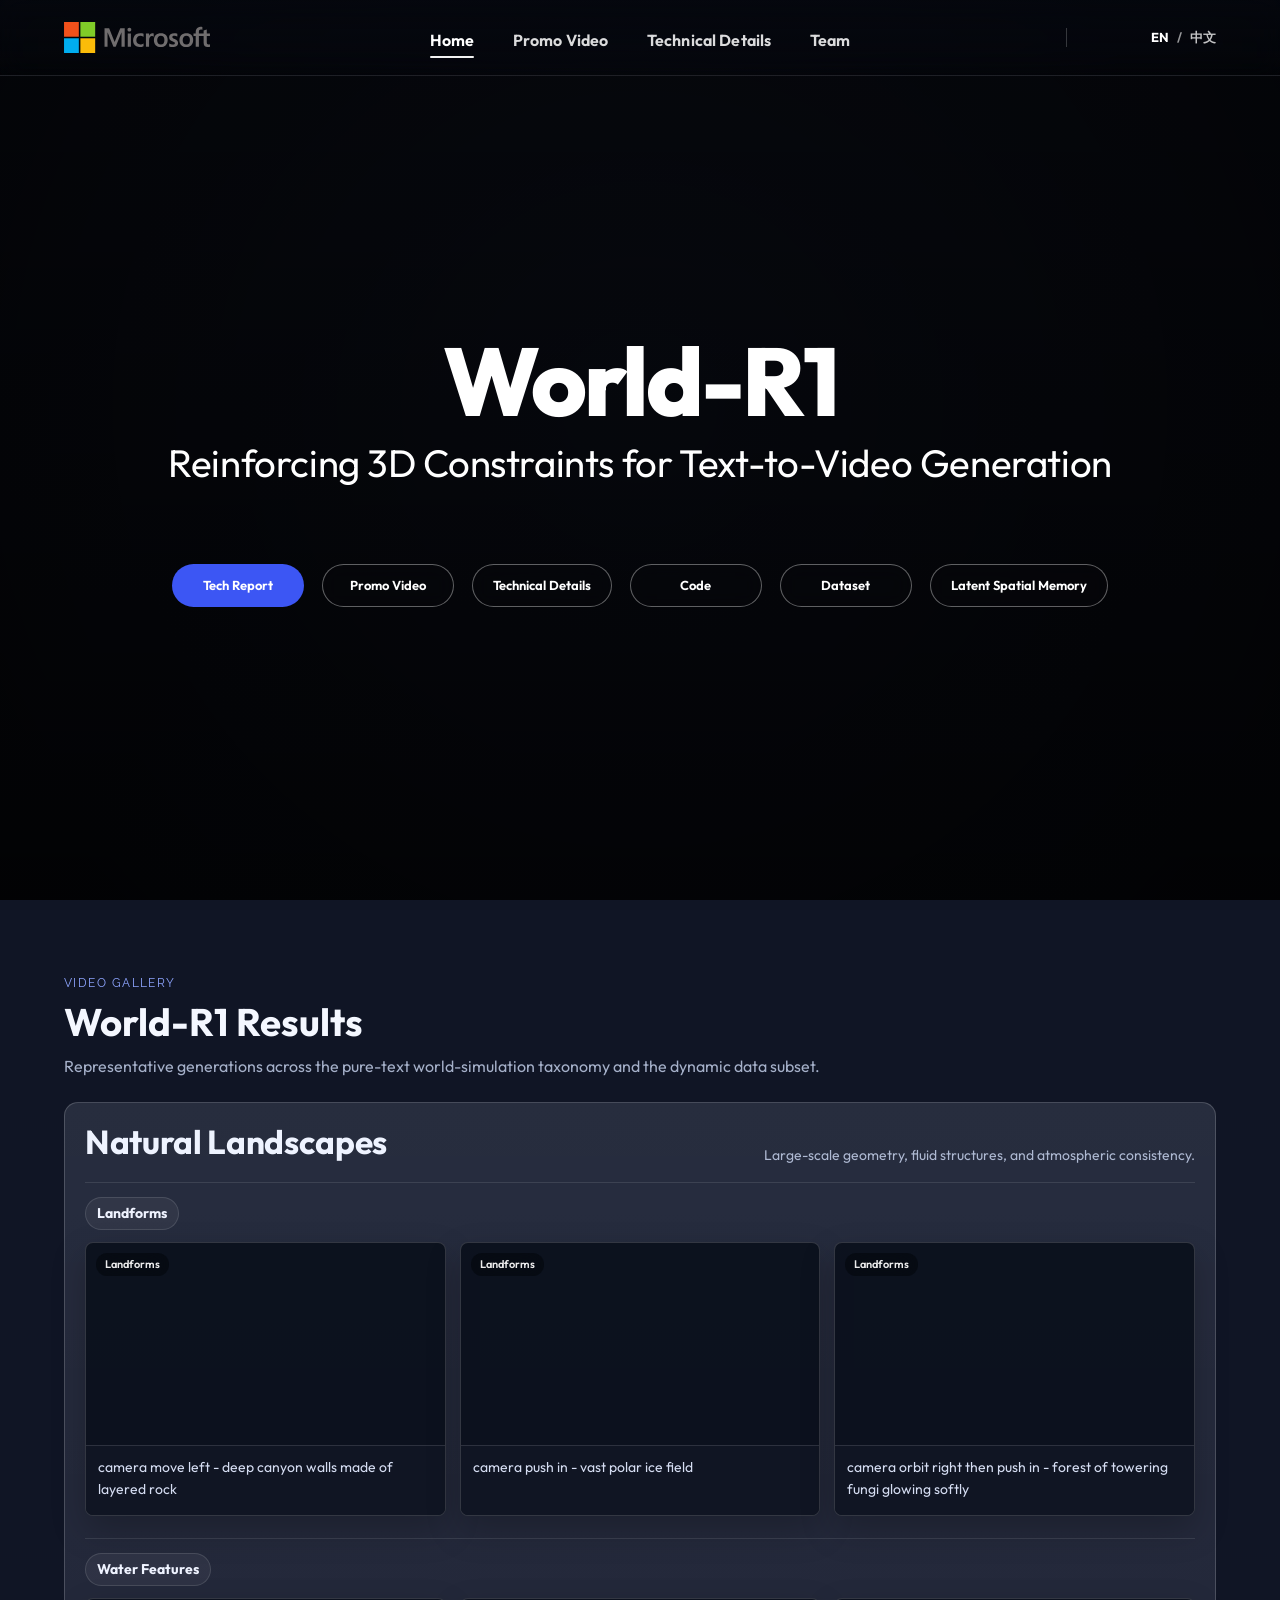
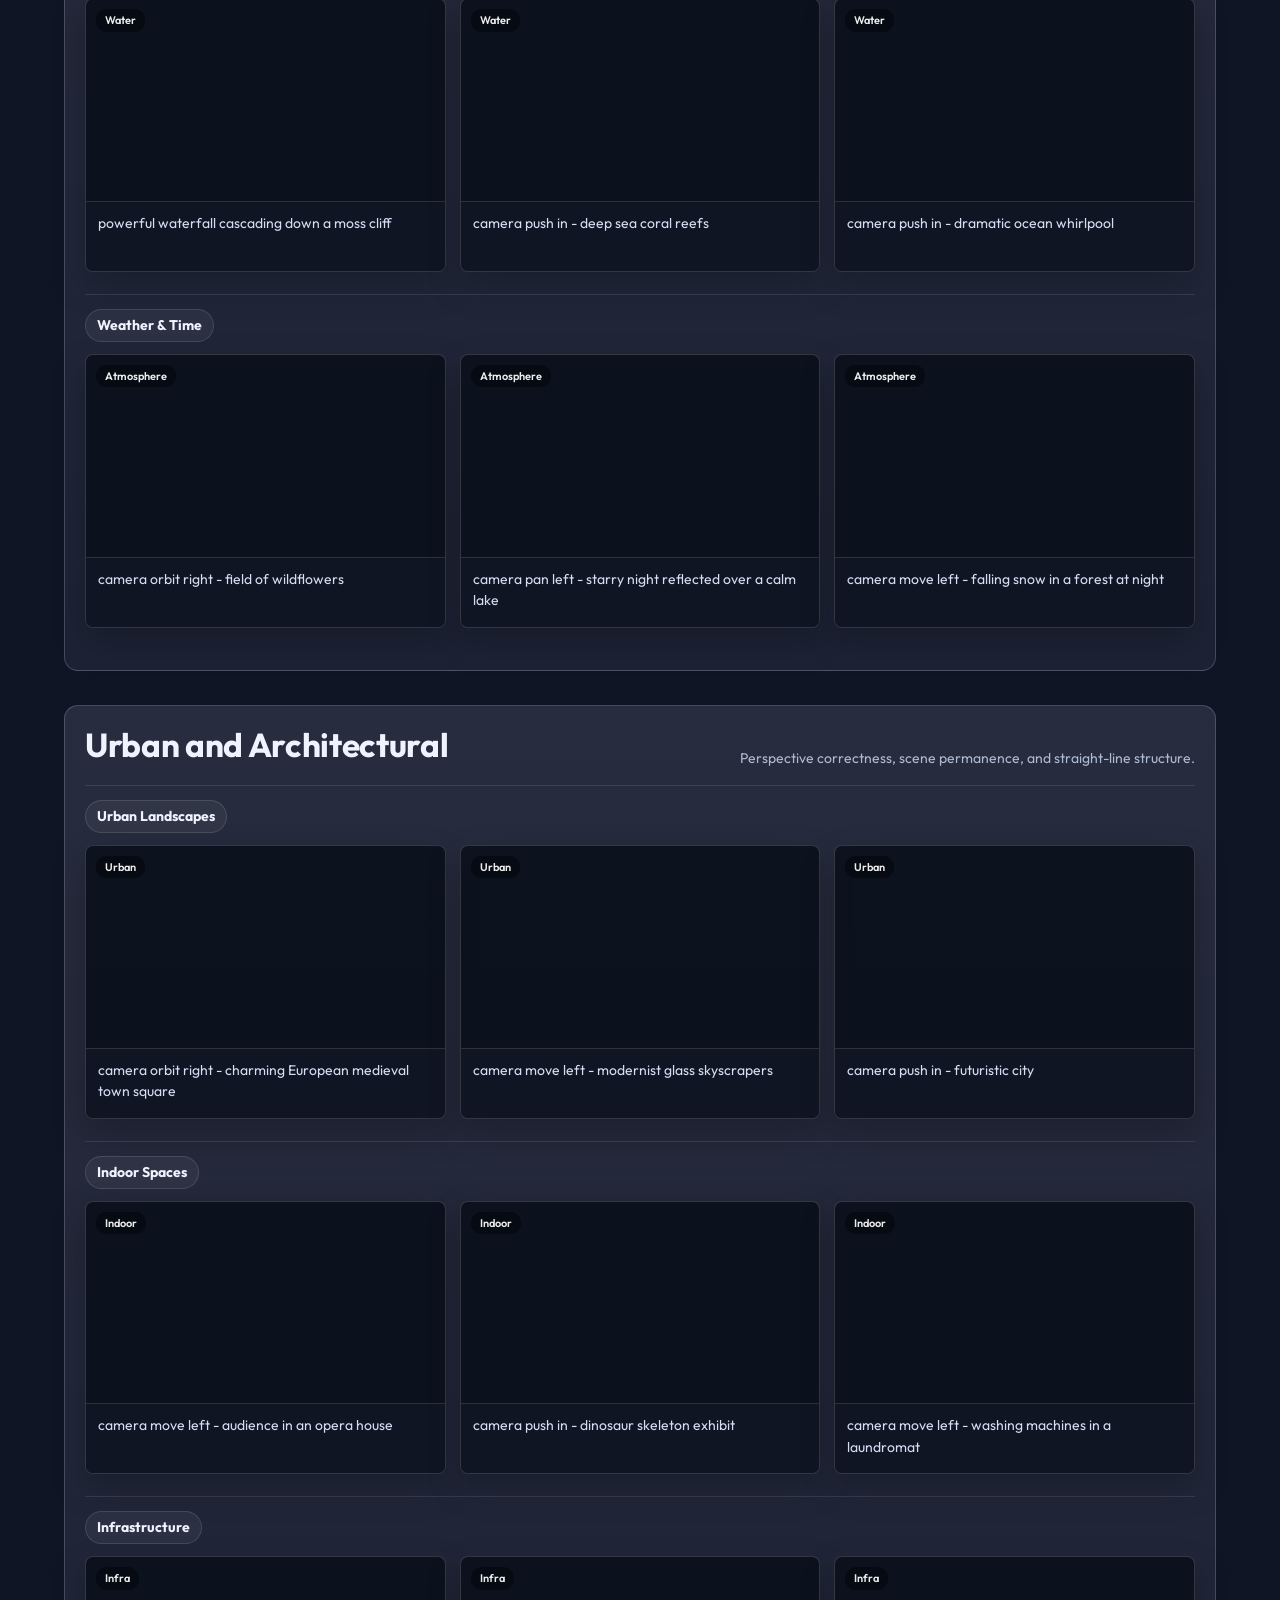
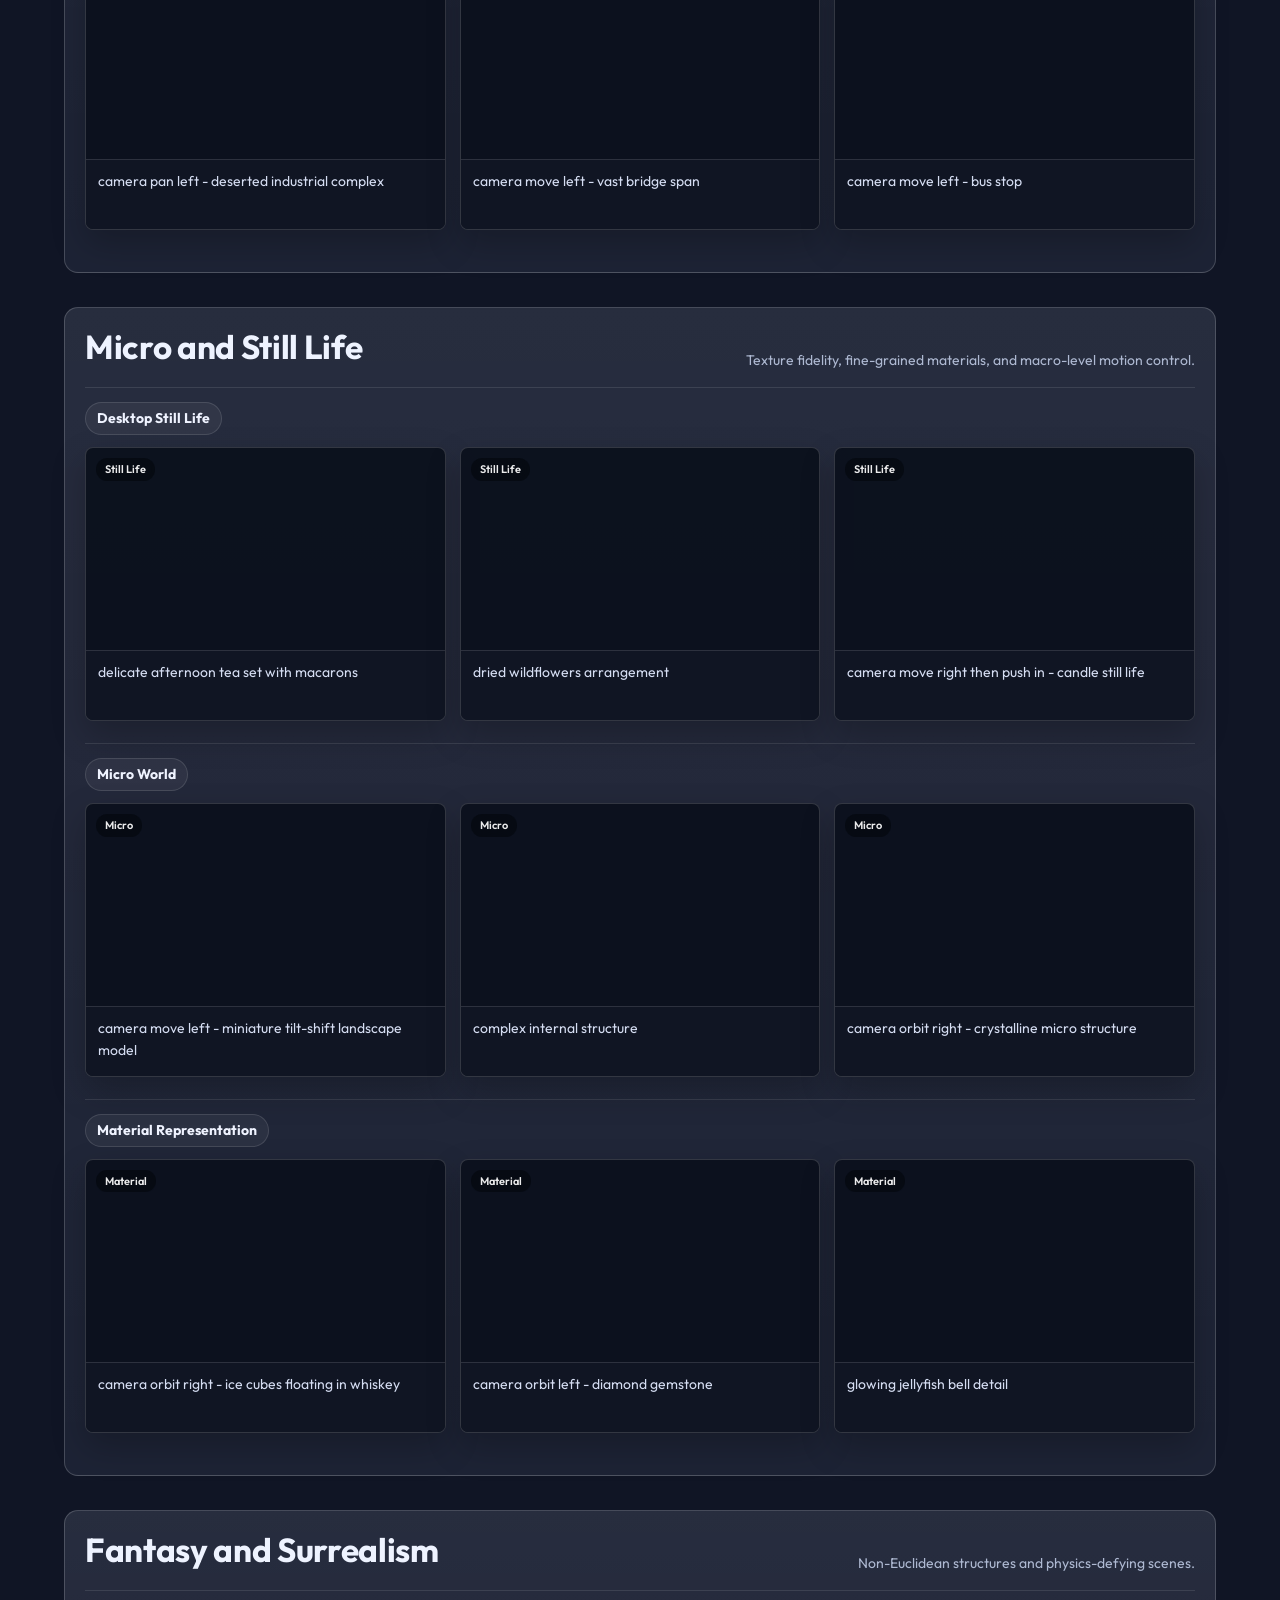
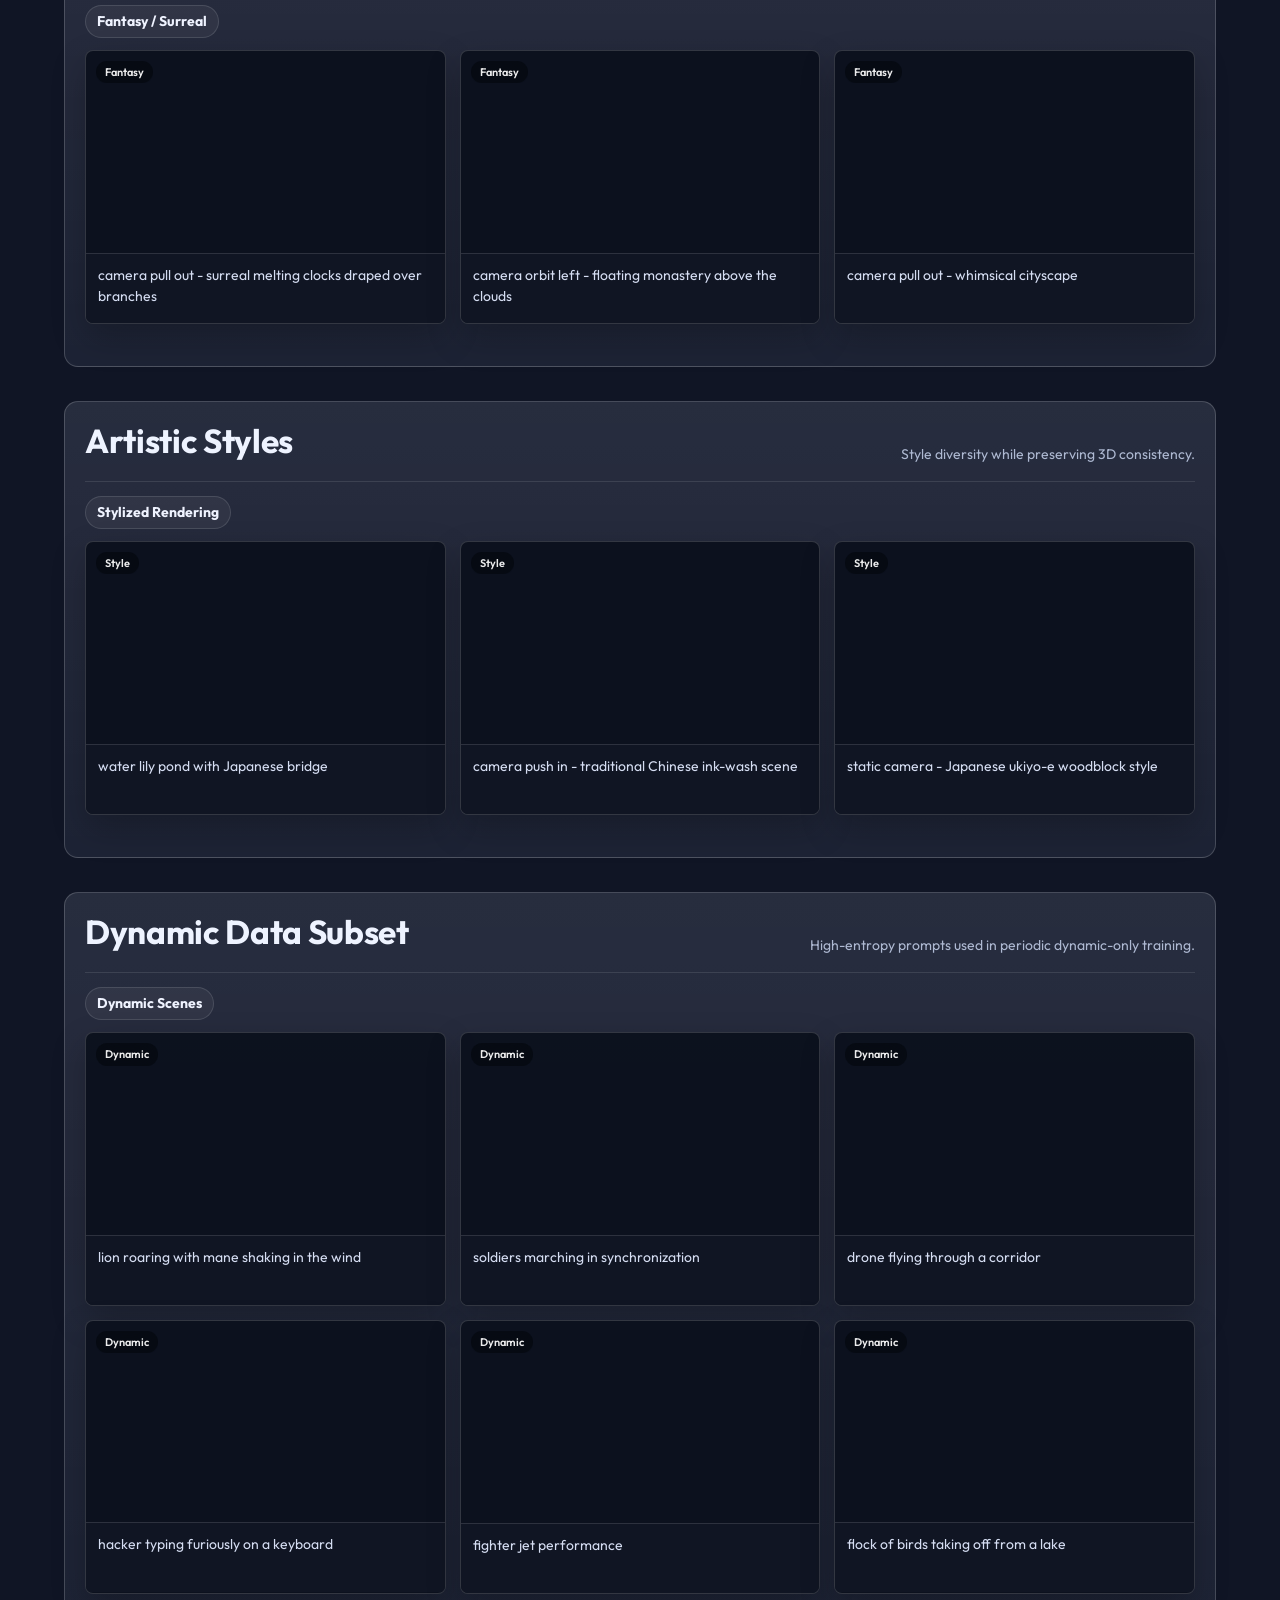
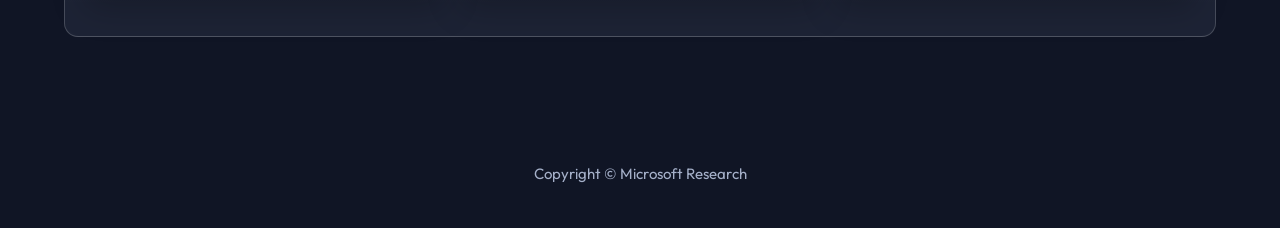
<file: index.html>
<!DOCTYPE html>
<html lang="en">
<head>
  <meta charset="UTF-8" />
  <meta name="viewport" content="width=device-width, initial-scale=1.0" />
  <title>World-R1 | Reinforcing 3D Constraints for Text-to-Video Generation</title>
  <link rel="preconnect" href="https://fonts.googleapis.com" />
  <link rel="preconnect" href="https://fonts.gstatic.com" crossorigin />
  <link href="https://fonts.googleapis.com/css2?family=Raleway:wght@600&display=block" rel="stylesheet" />
  <link href="https://fonts.googleapis.com/css2?family=Outfit:wght@100..900&display=block" rel="stylesheet" />
  <link rel="icon" href="assets/microsoft-color.svg" type="image/svg+xml" />
  <link rel="stylesheet" href="styles.css?v=20260425-2" />
</head>
<body data-asset-base="" class="home-page">
  <header class="hero-nav">
    <a class="brand" href="index.html">
      <img class="brand-logo" src="assets/microsoft-logo-svgrepo-com.svg" alt="Microsoft" />
    </a>
    <nav class="hero-nav-links">
      <a class="active" href="https://aka.ms/world-r1">Home</a>
      <a href="video.html">Promo Video</a>
      <a href="tech.html">Technical Details</a>
      <a href="team.html">Team</a>
    </nav>
    <div class="locale-switch">
      <a class="active" href="index.html">EN</a>
      <span>/</span>
      <a href="zh-CN/index.html">中文</a>
    </div>
  </header>

  <section class="hero">
    <div class="hero-video-layer" aria-hidden="true">
      <video class="hero-video active" id="hero-video" autoplay muted loop playsinline preload="metadata"></video>
      <video class="hero-video" id="hero-video-next" autoplay muted loop playsinline preload="metadata"></video>
      <div class="hero-overlay"></div>
    </div>

    <div class="hero-content">
      <h1 class="hero-project">World-R1</h1>
      <p class="hero-title">Reinforcing 3D Constraints for Text-to-Video Generation</p>
      <div class="hero-actions">
        <a class="action primary" href="https://arxiv.org/abs/2604.24764">Tech Report</a>
        <a class="action ghost" href="video.html">Promo Video</a>
        <a class="action ghost" href="tech.html">Technical Details</a>
        <a class="action ghost" href="https://github.com/microsoft/World-R1" target="_blank" rel="noopener noreferrer">Code</a>
        <a class="action ghost" href="https://huggingface.co/datasets/microsoft/World-R1" target="_blank" rel="noopener noreferrer">Dataset</a>
        <a class="action ghost" href="https://aka.ms/latent-spatial-memory" target="_blank" rel="noopener noreferrer">Latent Spatial Memory</a>
      </div>
    </div>
  </section>

  <main id="results" class="results-main">
    <section class="results-section">
      <div class="section-header">
        <p class="eyebrow">Video Gallery</p>
        <h2>World-R1 Results</h2>
        <p class="section-intro">
          Representative generations across the pure-text world-simulation taxonomy and the dynamic data subset.
        </p>
      </div>
      <div id="taxonomy-sections" class="taxonomy-sections"></div>
    </section>
  </main>

  <footer class="footer">
    <p>Copyright © Microsoft Research</p>
  </footer>

  <script src="main.js"></script>
</body>
</html>
</file>
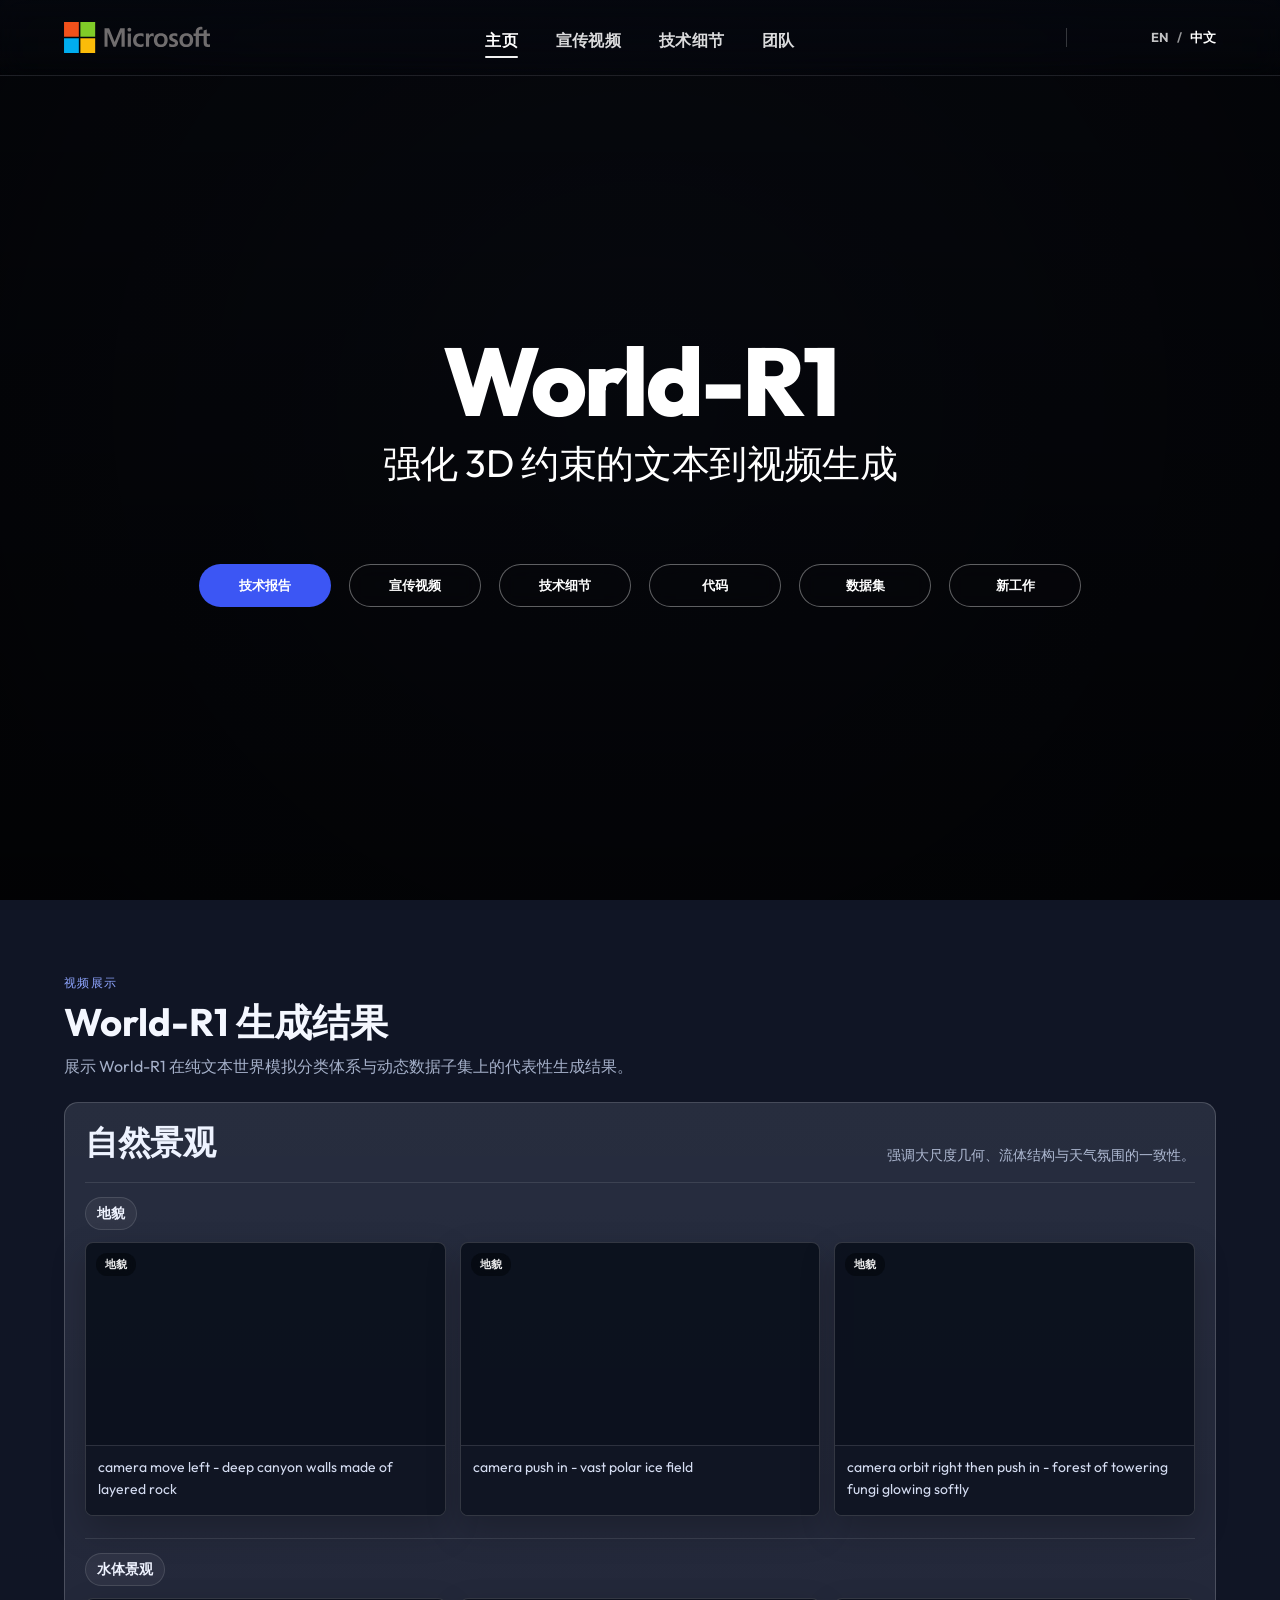
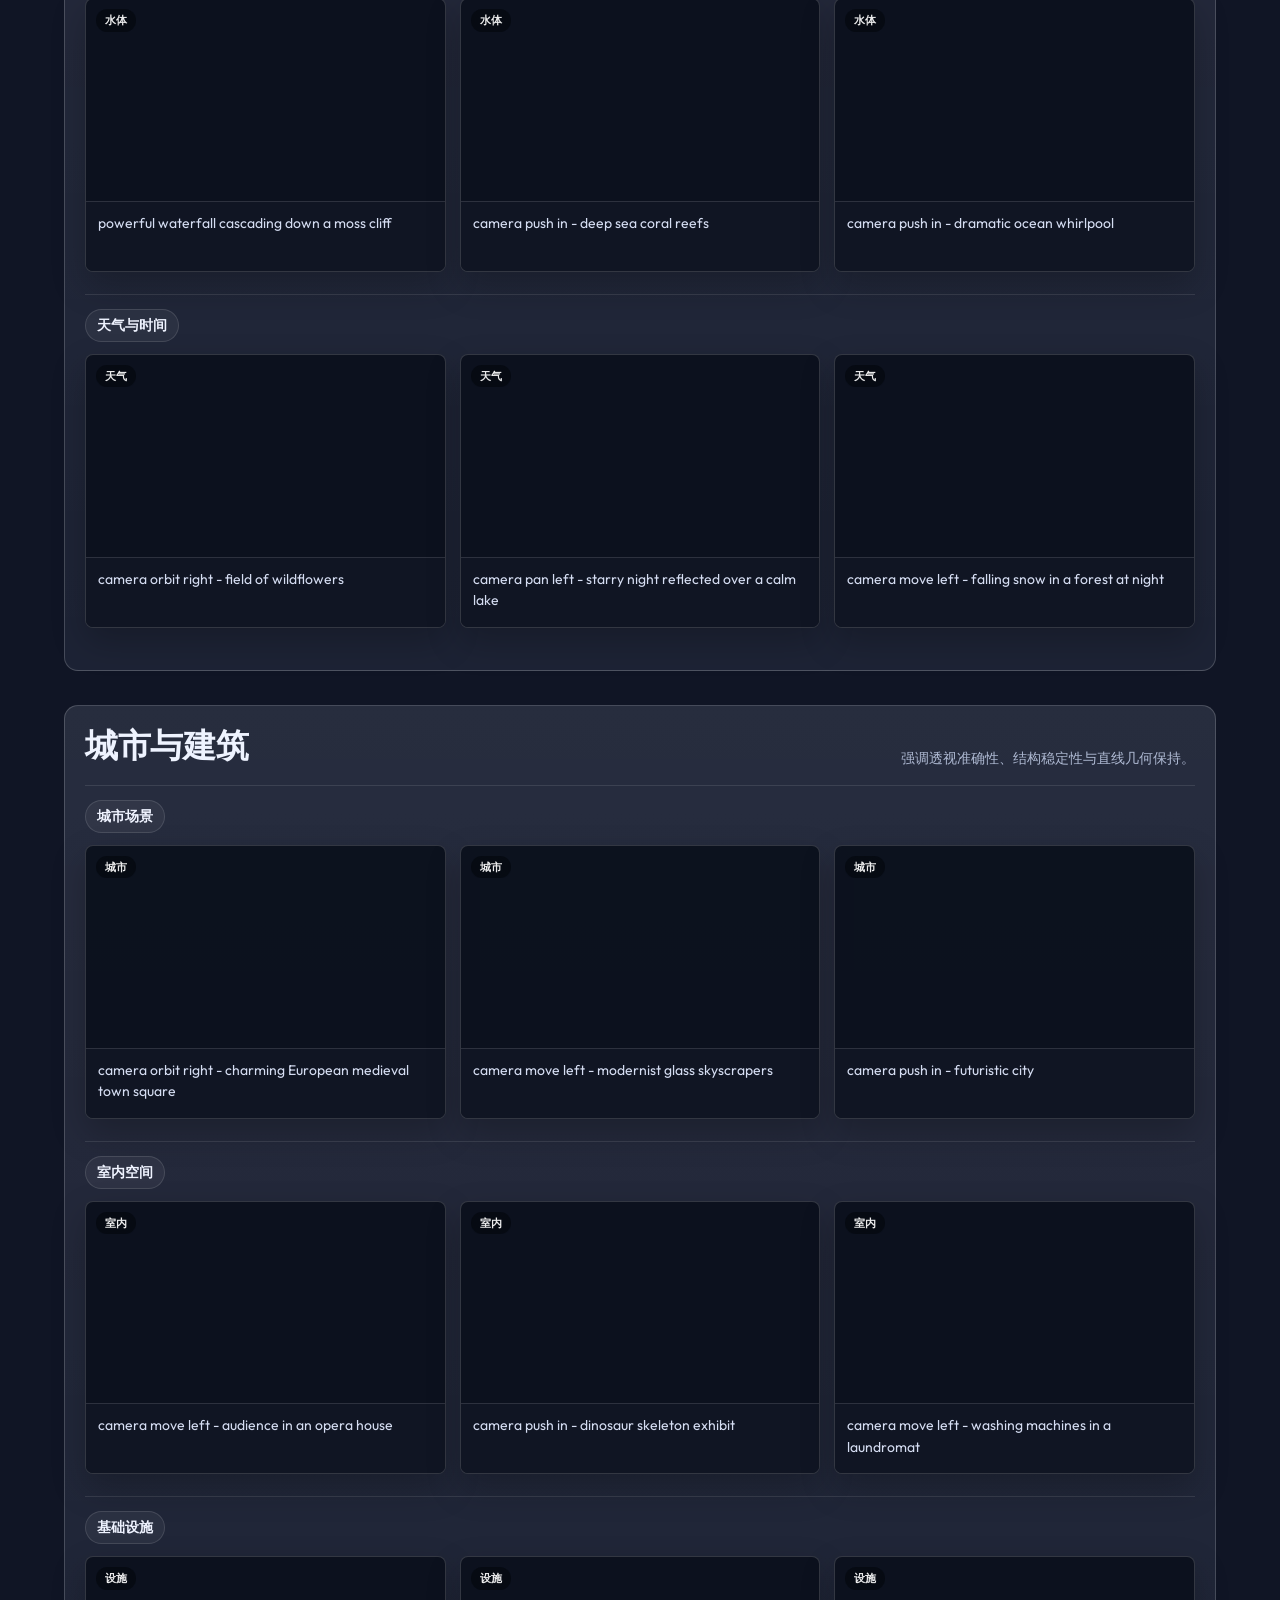
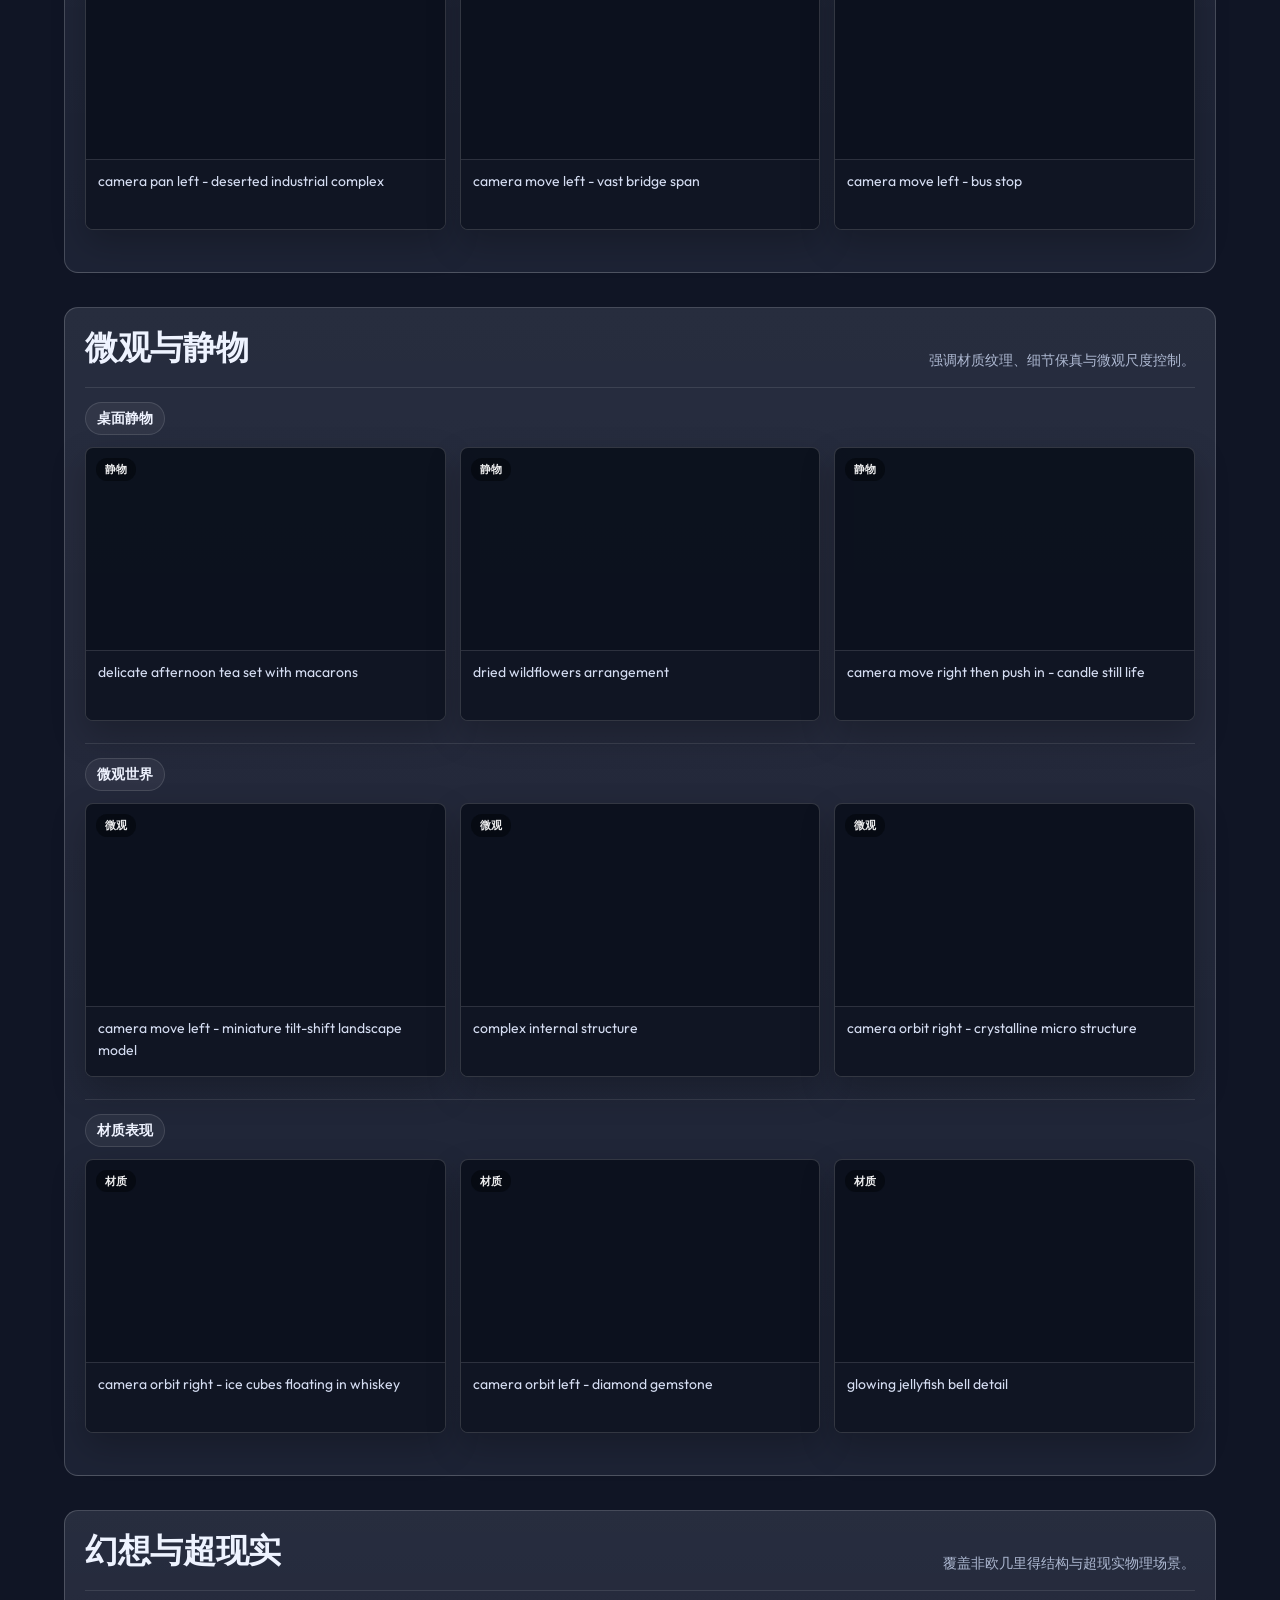
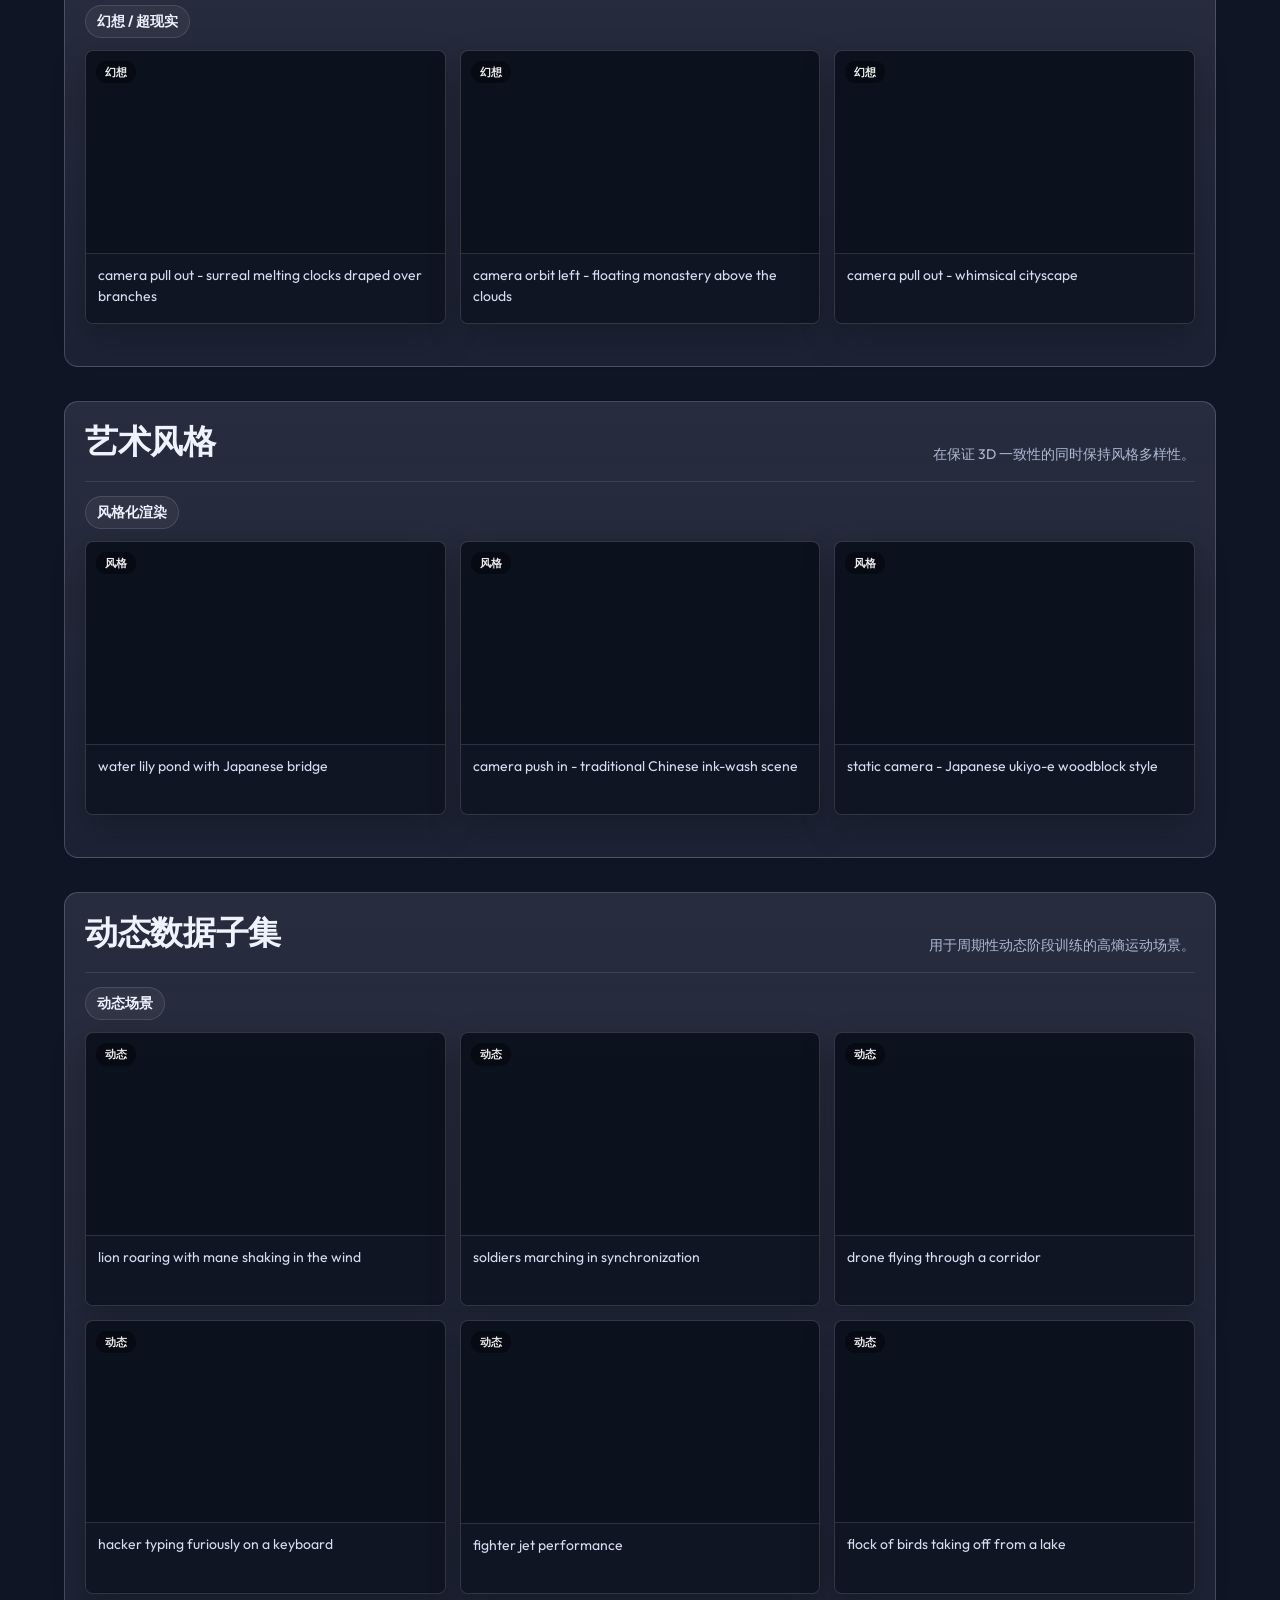
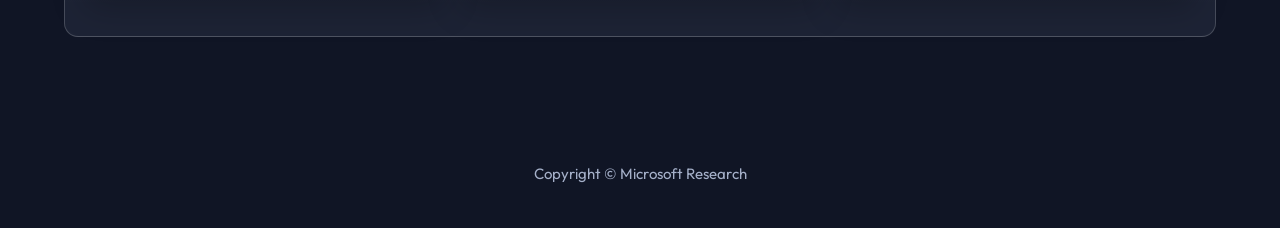
<file: zh-CN/index.html>
<!DOCTYPE html>
<html lang="zh-CN">
<head>
  <meta charset="UTF-8" />
  <meta name="viewport" content="width=device-width, initial-scale=1.0" />
  <title>World-R1 | 强化 3D 约束的文本到视频生成</title>
  <link rel="preconnect" href="https://fonts.googleapis.com" />
  <link rel="preconnect" href="https://fonts.gstatic.com" crossorigin />
  <link href="https://fonts.googleapis.com/css2?family=Raleway:wght@600&display=block" rel="stylesheet" />
  <link href="https://fonts.googleapis.com/css2?family=Outfit:wght@100..900&display=block" rel="stylesheet" />
  <link rel="icon" href="../assets/microsoft-color.svg" type="image/svg+xml" />
  <link rel="stylesheet" href="../styles.css?v=20260425-2" />
</head>
<body data-asset-base="../" data-lang="zh" class="home-page">
  <header class="hero-nav">
    <a class="brand" href="index.html">
      <img class="brand-logo" src="../assets/microsoft-logo-svgrepo-com.svg" alt="Microsoft" />
    </a>
    <nav class="hero-nav-links">
      <a class="active" href="index.html">主页</a>
      <a href="video.html">宣传视频</a>
      <a href="tech.html">技术细节</a>
      <a href="team.html">团队</a>
    </nav>
    <div class="locale-switch">
      <a href="https://aka.ms/world-r1">EN</a>
      <span>/</span>
      <a class="active" href="index.html">中文</a>
    </div>
  </header>

  <section class="hero">
    <div class="hero-video-layer" aria-hidden="true">
      <video class="hero-video active" id="hero-video" autoplay muted loop playsinline preload="metadata"></video>
      <video class="hero-video" id="hero-video-next" autoplay muted loop playsinline preload="metadata"></video>
      <div class="hero-overlay"></div>
    </div>

    <div class="hero-content">
      <h1 class="hero-project">World-R1</h1>
      <p class="hero-title">强化 3D 约束的文本到视频生成</p>
      <div class="hero-actions">
        <a class="action primary" href="https://arxiv.org/abs/2604.24764">技术报告</a>
        <a class="action ghost" href="video.html">宣传视频</a>
        <a class="action ghost" href="tech.html">技术细节</a>
        <a class="action ghost" href="https://github.com/microsoft/World-R1" target="_blank" rel="noopener noreferrer">代码</a>
        <a class="action ghost" href="https://huggingface.co/datasets/microsoft/World-R1" target="_blank" rel="noopener noreferrer">数据集</a>
        <a class="action ghost" href="https://aka.ms/latent-spatial-memory" target="_blank" rel="noopener noreferrer">新工作</a>
      </div>
    </div>
  </section>

  <main id="results" class="results-main">
    <section class="results-section">
      <div class="section-header">
        <p class="eyebrow">视频展示</p>
        <h2>World-R1 生成结果</h2>
        <p class="section-intro">
          展示 World-R1 在纯文本世界模拟分类体系与动态数据子集上的代表性生成结果。
        </p>
      </div>
      <div id="taxonomy-sections" class="taxonomy-sections"></div>
    </section>
  </main>

  <footer class="footer">
    <p>Copyright © Microsoft Research</p>
  </footer>

  <script src="../main.js"></script>
</body>
</html>
</file>
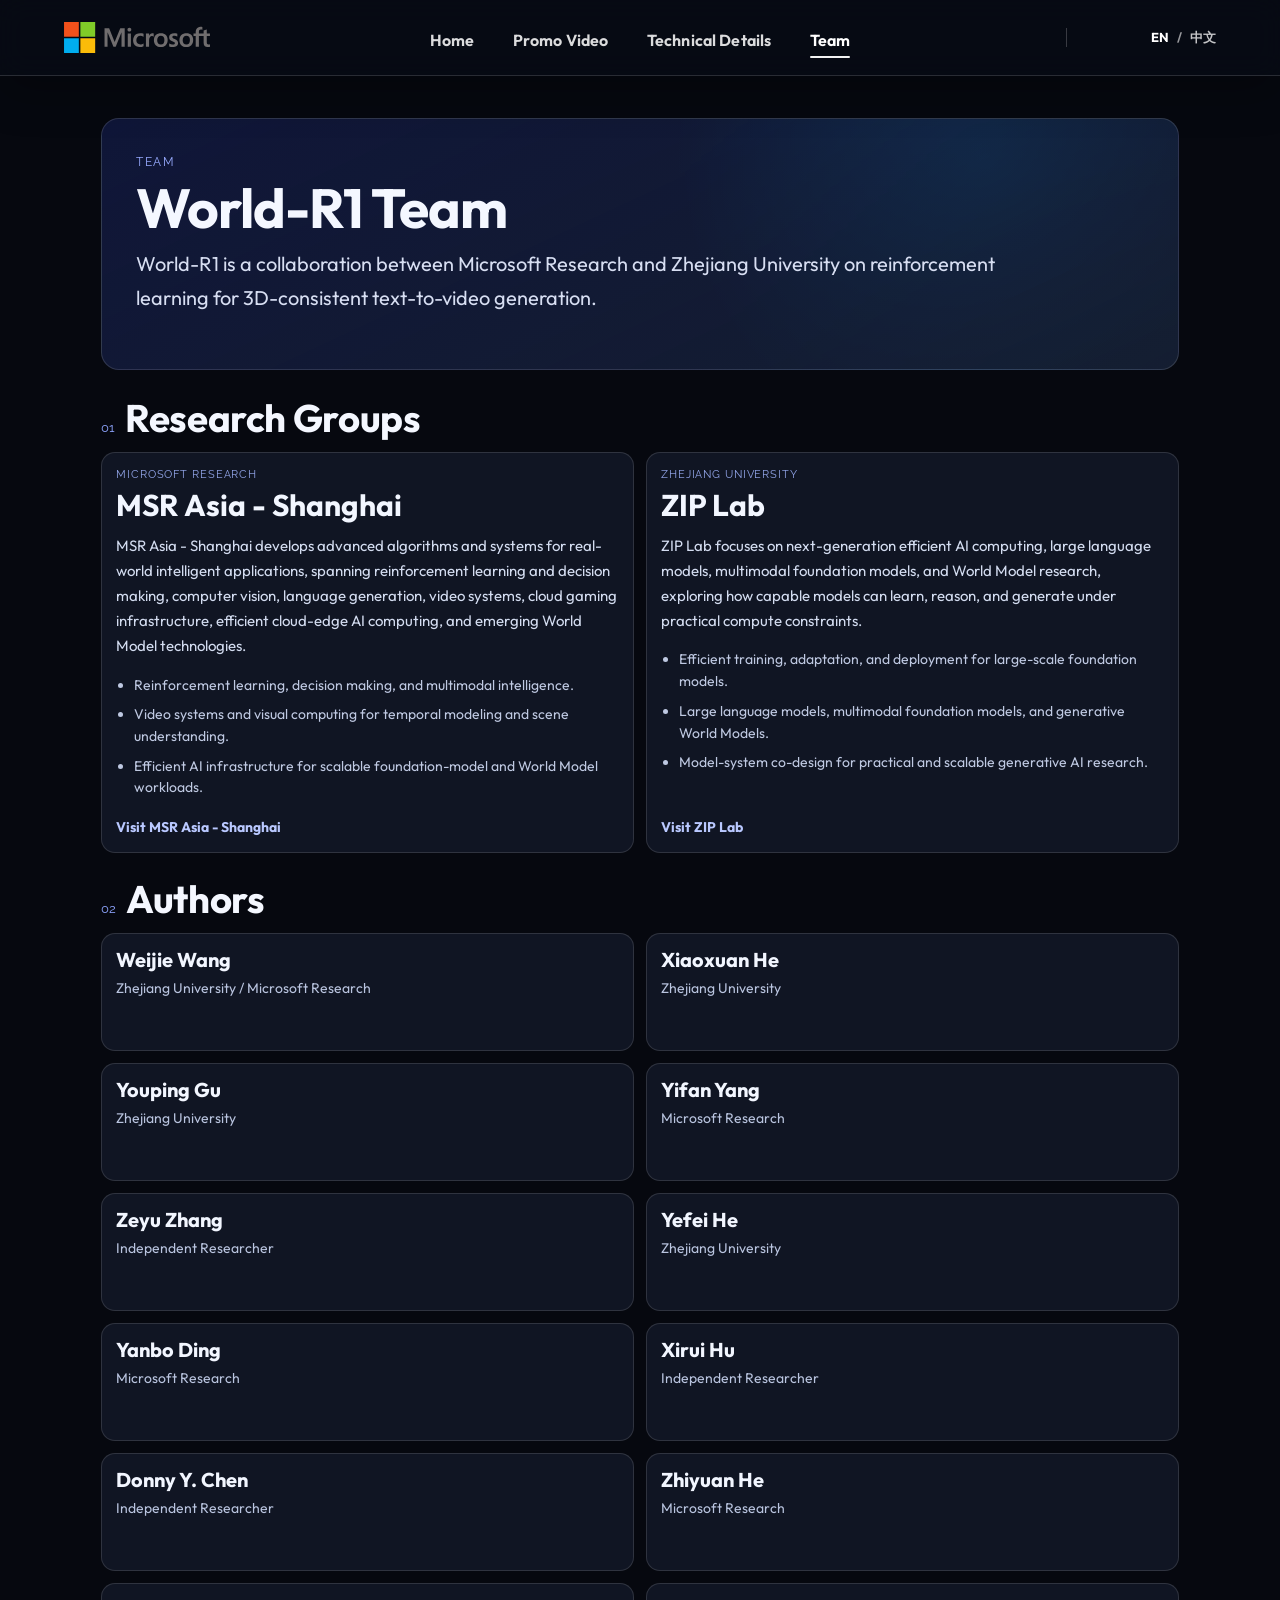
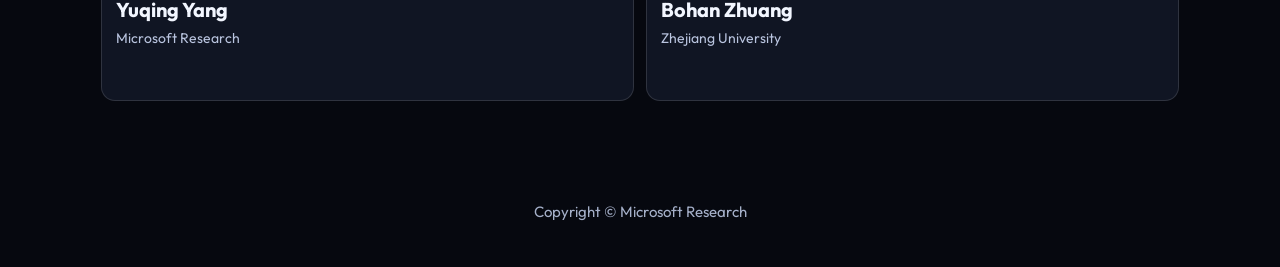
<file: team.html>
<!DOCTYPE html>
<html lang="en">
<head>
  <meta charset="UTF-8" />
  <meta name="viewport" content="width=device-width, initial-scale=1.0" />
  <title>World-R1 Team | Microsoft Research</title>
  <link rel="preconnect" href="https://fonts.googleapis.com" />
  <link rel="preconnect" href="https://fonts.gstatic.com" crossorigin />
  <link href="https://fonts.googleapis.com/css2?family=Raleway:wght@600&display=block" rel="stylesheet" />
  <link href="https://fonts.googleapis.com/css2?family=Outfit:wght@100..900&display=block" rel="stylesheet" />
  <link rel="icon" href="assets/microsoft-color.svg" type="image/svg+xml" />
  <link rel="stylesheet" href="styles.css?v=20260425-2" />
</head>
<body class="tech-page team-page">
  <header class="hero-nav tech-nav">
    <a class="brand" href="index.html">
      <img class="brand-logo" src="assets/microsoft-logo-svgrepo-com.svg" alt="Microsoft" />
    </a>
    <nav class="hero-nav-links">
      <a href="index.html">Home</a>
      <a href="video.html">Promo Video</a>
      <a href="tech.html">Technical Details</a>
      <a class="active" href="team.html">Team</a>
    </nav>
    <div class="locale-switch">
      <a class="active" href="team.html">EN</a>
      <span>/</span>
      <a href="zh-CN/team.html">中文</a>
    </div>
  </header>

  <main class="tech-main team-main">
    <section class="tech-hero-panel team-hero-panel">
      <p class="tech-kicker">Team</p>
      <h1>World-R1 Team</h1>
      <p class="team-lead">
        World-R1 is a collaboration between Microsoft Research and Zhejiang University on reinforcement learning for 3D-consistent text-to-video generation.
      </p>
    </section>

    <section class="tech-section">
      <div class="tech-section-head">
        <p class="section-index">01</p>
        <h2>Research Groups</h2>
      </div>
      <div class="group-grid">
        <article class="panel group-card">
          <p class="stat-key">Microsoft Research</p>
          <h3>MSR Asia - Shanghai</h3>
          <p>
            MSR Asia - Shanghai develops advanced algorithms and systems for real-world intelligent applications, spanning reinforcement learning and decision making, computer vision, language generation, video systems, cloud gaming infrastructure, efficient cloud-edge AI computing, and emerging World Model technologies.
          </p>
          <ul class="group-focus-list">
            <li>Reinforcement learning, decision making, and multimodal intelligence.</li>
            <li>Video systems and visual computing for temporal modeling and scene understanding.</li>
            <li>Efficient AI infrastructure for scalable foundation-model and World Model workloads.</li>
          </ul>
          <a class="group-link" href="https://www.microsoft.com/en-us/research/group/msr-asia-shanghai/" target="_blank" rel="noopener noreferrer">Visit MSR Asia - Shanghai</a>
        </article>
        <article class="panel group-card">
          <p class="stat-key">Zhejiang University</p>
          <h3>ZIP Lab</h3>
          <p>
            ZIP Lab focuses on next-generation efficient AI computing, large language models, multimodal foundation models, and World Model research, exploring how capable models can learn, reason, and generate under practical compute constraints.
          </p>
          <ul class="group-focus-list">
            <li>Efficient training, adaptation, and deployment for large-scale foundation models.</li>
            <li>Large language models, multimodal foundation models, and generative World Models.</li>
            <li>Model-system co-design for practical and scalable generative AI research.</li>
          </ul>
          <a class="group-link" href="https://ziplab.co/" target="_blank" rel="noopener noreferrer">Visit ZIP Lab</a>
        </article>
      </div>
    </section>

    <section class="tech-section">
      <div class="tech-section-head">
        <p class="section-index">02</p>
        <h2>Authors</h2>
      </div>
      <div class="team-grid">
        <article class="panel team-card">
          <a class="team-name" href="https://lhmd.top/" target="_blank" rel="noopener noreferrer">Weijie Wang</a>
          <p class="team-meta">Zhejiang University / Microsoft Research</p>
        </article>
        <article class="panel team-card">
          <a class="team-name" href="https://github.com/Shredded-Pork" target="_blank" rel="noopener noreferrer">Xiaoxuan He</a>
          <p class="team-meta">Zhejiang University</p>
        </article>
        <article class="panel team-card">
          <a class="team-name" href="https://github.com/Tacossp" target="_blank" rel="noopener noreferrer">Youping Gu</a>
          <p class="team-meta">Zhejiang University</p>
        </article>
        <article class="panel team-card">
          <a class="team-name" href="https://www.microsoft.com/en-us/research/people/yifanyang/" target="_blank" rel="noopener noreferrer">Yifan Yang</a>
          <p class="team-meta">Microsoft Research</p>
        </article>
        <article class="panel team-card">
          <a class="team-name" href="https://steve-zeyu-zhang.github.io/" target="_blank" rel="noopener noreferrer">Zeyu Zhang</a>
          <p class="team-meta">Independent Researcher</p>
        </article>
        <article class="panel team-card">
          <a class="team-name" href="https://openreview.net/profile?id=~Yefei_He1" target="_blank" rel="noopener noreferrer">Yefei He</a>
          <p class="team-meta">Zhejiang University</p>
        </article>
        <article class="panel team-card">
          <a class="team-name" href="https://github.com/DINGYANB" target="_blank" rel="noopener noreferrer">Yanbo Ding</a>
          <p class="team-meta">Microsoft Research</p>
        </article>
        <article class="panel team-card">
          <a class="team-name" href="https://openreview.net/profile?id=~Xirui_Hu1" target="_blank" rel="noopener noreferrer">Xirui Hu</a>
          <p class="team-meta">Independent Researcher</p>
        </article>
        <article class="panel team-card">
          <a class="team-name" href="https://donydchen.github.io/" target="_blank" rel="noopener noreferrer">Donny Y. Chen</a>
          <p class="team-meta">Independent Researcher</p>
        </article>
        <article class="panel team-card">
          <a class="team-name" href="https://www.microsoft.com/en-us/research/people/zhiyuhe/" target="_blank" rel="noopener noreferrer">Zhiyuan He</a>
          <p class="team-meta">Microsoft Research</p>
        </article>
        <article class="panel team-card">
          <a class="team-name" href="https://www.microsoft.com/en-us/research/people/yuqyang/" target="_blank" rel="noopener noreferrer">Yuqing Yang</a>
          <p class="team-meta">Microsoft Research</p>
        </article>
        <article class="panel team-card">
          <a class="team-name" href="https://bohanzhuang.github.io/" target="_blank" rel="noopener noreferrer">Bohan Zhuang</a>
          <p class="team-meta">Zhejiang University</p>
        </article>
      </div>
    </section>
  </main>

  <footer class="footer tech-footer">
    <p>Copyright © Microsoft Research</p>
  </footer>
</body>
</html>
</file>
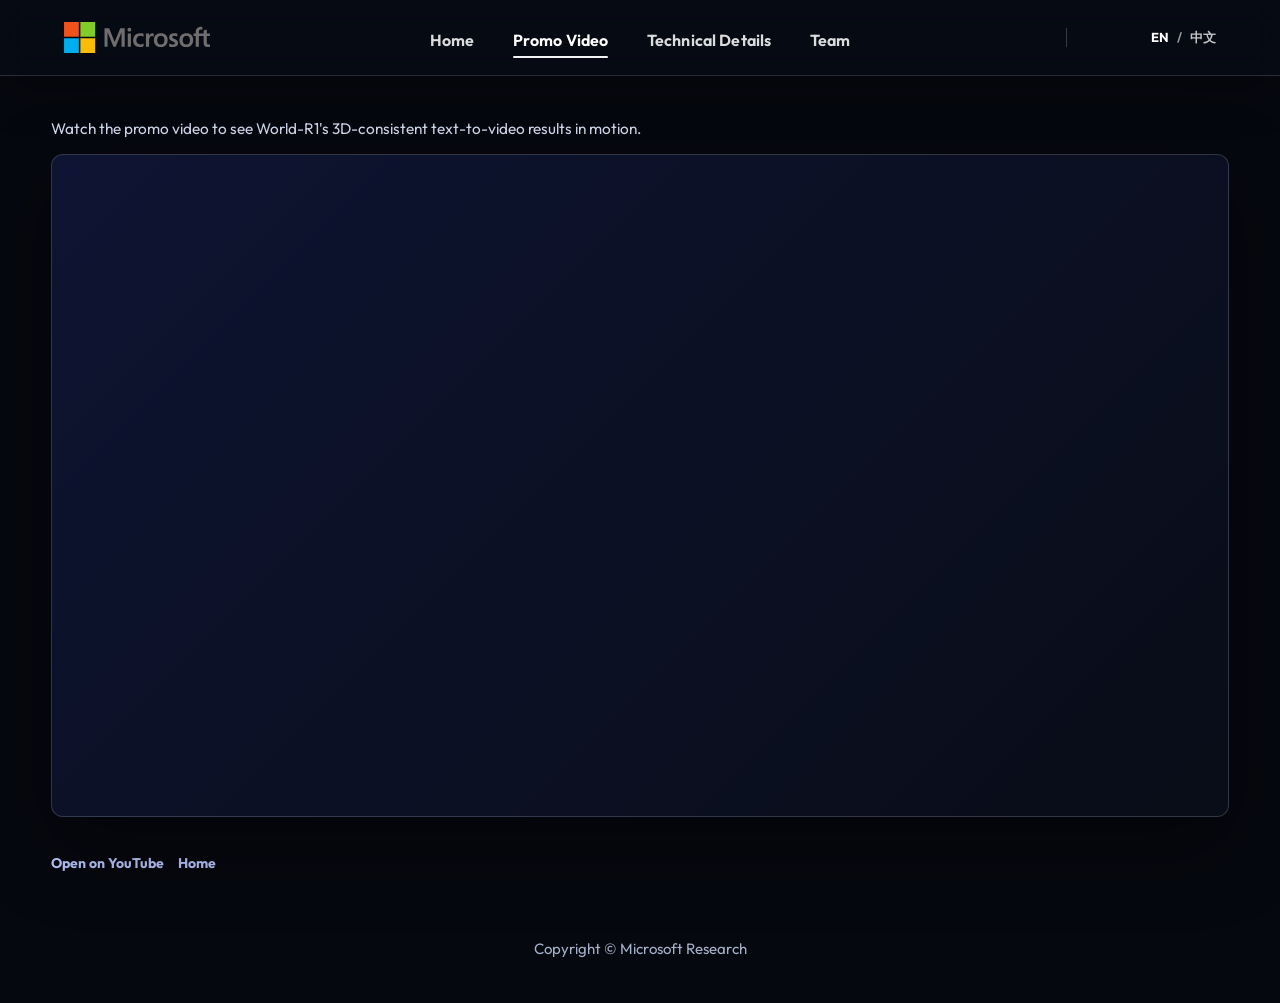
<file: video.html>
<!DOCTYPE html>
<html lang="en">
<head>
  <meta charset="UTF-8" />
  <meta name="viewport" content="width=device-width, initial-scale=1.0" />
  <meta name="referrer" content="strict-origin-when-cross-origin" />
  <title>World-R1 Promo Video | Microsoft Research</title>
  <link rel="preconnect" href="https://fonts.googleapis.com" />
  <link rel="preconnect" href="https://fonts.gstatic.com" crossorigin />
  <link href="https://fonts.googleapis.com/css2?family=Raleway:wght@600&display=block" rel="stylesheet" />
  <link href="https://fonts.googleapis.com/css2?family=Outfit:wght@100..900&display=block" rel="stylesheet" />
  <link rel="icon" href="assets/microsoft-color.svg" type="image/svg+xml" />
  <link rel="stylesheet" href="styles.css?v=20260425-2" />
</head>
<body class="tech-page video-page">
  <header class="hero-nav tech-nav">
    <a class="brand" href="index.html">
      <img class="brand-logo" src="assets/microsoft-logo-svgrepo-com.svg" alt="Microsoft" />
    </a>
    <nav class="hero-nav-links">
      <a href="index.html">Home</a>
      <a class="active" href="video.html">Promo Video</a>
      <a href="tech.html">Technical Details</a>
      <a href="team.html">Team</a>
    </nav>
    <div class="locale-switch">
      <a class="active" href="video.html">EN</a>
      <span>/</span>
      <a href="zh-CN/video.html">中文</a>
    </div>
  </header>

  <main class="tech-main video-main">
    <p class="video-intro">Watch the promo video to see World-R1's 3D-consistent text-to-video results in motion.</p>
    <section class="promo-video-stage" aria-label="World-R1 promotional video">
      <iframe
        class="promo-video-frame"
        src="https://www.youtube.com/embed/xHzICiDbm98"
        title="World-R1 promotional video"
        allow="accelerometer; autoplay; clipboard-write; encrypted-media; gyroscope; picture-in-picture; web-share"
        referrerpolicy="strict-origin-when-cross-origin"
        allowfullscreen
      ></iframe>
    </section>

    <div class="video-actions">
      <a class="group-link" href="https://youtu.be/xHzICiDbm98" target="_blank" rel="noopener noreferrer">Open on YouTube</a>
      <a class="group-link" href="index.html">Home</a>
    </div>
  </main>

  <footer class="footer tech-footer">
    <p>Copyright © Microsoft Research</p>
  </footer>

  <script src="main.js"></script>
</body>
</html>
</file>
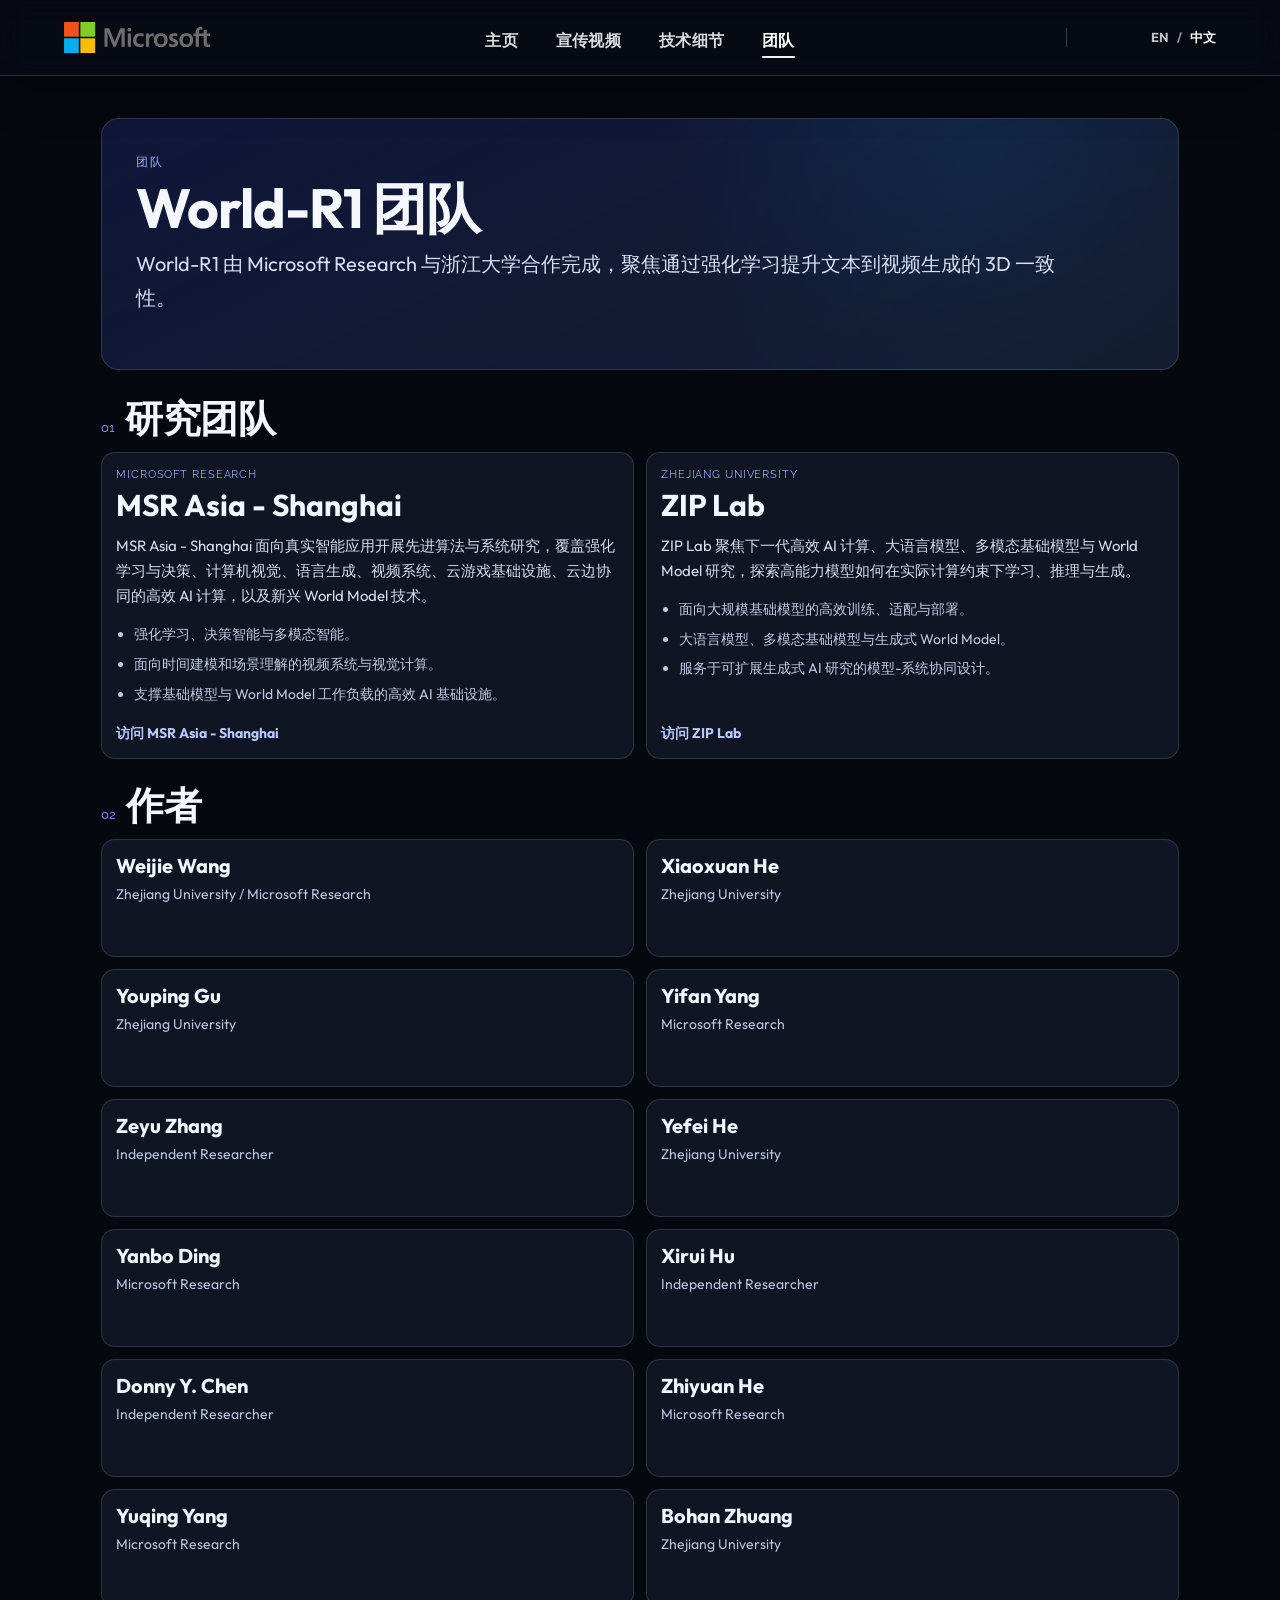
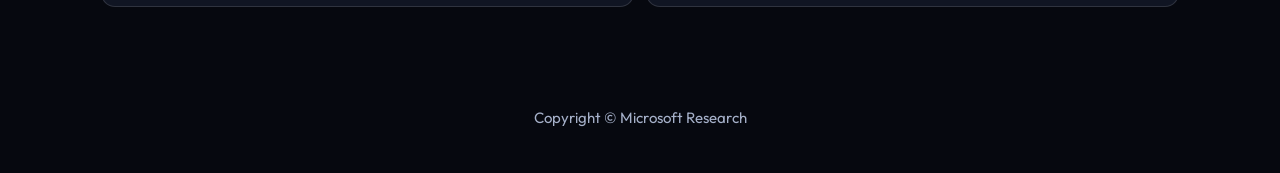
<file: zh-CN/team.html>
<!DOCTYPE html>
<html lang="zh-CN">
<head>
  <meta charset="UTF-8" />
  <meta name="viewport" content="width=device-width, initial-scale=1.0" />
  <title>World-R1 团队 | Microsoft Research</title>
  <link rel="preconnect" href="https://fonts.googleapis.com" />
  <link rel="preconnect" href="https://fonts.gstatic.com" crossorigin />
  <link href="https://fonts.googleapis.com/css2?family=Raleway:wght@600&display=block" rel="stylesheet" />
  <link href="https://fonts.googleapis.com/css2?family=Outfit:wght@100..900&display=block" rel="stylesheet" />
  <link rel="icon" href="../assets/microsoft-color.svg" type="image/svg+xml" />
  <link rel="stylesheet" href="../styles.css?v=20260425-2" />
</head>
<body data-asset-base="../" data-lang="zh" class="tech-page team-page">
  <header class="hero-nav tech-nav">
    <a class="brand" href="index.html">
      <img class="brand-logo" src="../assets/microsoft-logo-svgrepo-com.svg" alt="Microsoft" />
    </a>
    <nav class="hero-nav-links">
      <a href="index.html">主页</a>
      <a href="video.html">宣传视频</a>
      <a href="tech.html">技术细节</a>
      <a class="active" href="team.html">团队</a>
    </nav>
    <div class="locale-switch">
      <a href="../team.html">EN</a>
      <span>/</span>
      <a class="active" href="team.html">中文</a>
    </div>
  </header>

  <main class="tech-main team-main">
    <section class="tech-hero-panel team-hero-panel">
      <p class="tech-kicker">团队</p>
      <h1>World-R1 团队</h1>
      <p class="team-lead">
        World-R1 由 Microsoft Research 与浙江大学合作完成，聚焦通过强化学习提升文本到视频生成的 3D 一致性。
      </p>
    </section>

    <section class="tech-section">
      <div class="tech-section-head">
        <p class="section-index">01</p>
        <h2>研究团队</h2>
      </div>
      <div class="group-grid">
        <article class="panel group-card">
          <p class="stat-key">Microsoft Research</p>
          <h3>MSR Asia - Shanghai</h3>
          <p>
            MSR Asia - Shanghai 面向真实智能应用开展先进算法与系统研究，覆盖强化学习与决策、计算机视觉、语言生成、视频系统、云游戏基础设施、云边协同的高效 AI 计算，以及新兴 World Model 技术。
          </p>
          <ul class="group-focus-list">
            <li>强化学习、决策智能与多模态智能。</li>
            <li>面向时间建模和场景理解的视频系统与视觉计算。</li>
            <li>支撑基础模型与 World Model 工作负载的高效 AI 基础设施。</li>
          </ul>
          <a class="group-link" href="https://www.microsoft.com/en-us/research/group/msr-asia-shanghai/" target="_blank" rel="noopener noreferrer">访问 MSR Asia - Shanghai</a>
        </article>
        <article class="panel group-card">
          <p class="stat-key">Zhejiang University</p>
          <h3>ZIP Lab</h3>
          <p>
            ZIP Lab 聚焦下一代高效 AI 计算、大语言模型、多模态基础模型与 World Model 研究，探索高能力模型如何在实际计算约束下学习、推理与生成。
          </p>
          <ul class="group-focus-list">
            <li>面向大规模基础模型的高效训练、适配与部署。</li>
            <li>大语言模型、多模态基础模型与生成式 World Model。</li>
            <li>服务于可扩展生成式 AI 研究的模型-系统协同设计。</li>
          </ul>
          <a class="group-link" href="https://ziplab.co/" target="_blank" rel="noopener noreferrer">访问 ZIP Lab</a>
        </article>
      </div>
    </section>

    <section class="tech-section">
      <div class="tech-section-head">
        <p class="section-index">02</p>
        <h2>作者</h2>
      </div>
      <div class="team-grid">
        <article class="panel team-card">
          <a class="team-name" href="https://lhmd.top/" target="_blank" rel="noopener noreferrer">Weijie Wang</a>
          <p class="team-meta">Zhejiang University / Microsoft Research</p>
        </article>
        <article class="panel team-card">
          <a class="team-name" href="https://github.com/Shredded-Pork" target="_blank" rel="noopener noreferrer">Xiaoxuan He</a>
          <p class="team-meta">Zhejiang University</p>
        </article>
        <article class="panel team-card">
          <a class="team-name" href="https://github.com/Tacossp" target="_blank" rel="noopener noreferrer">Youping Gu</a>
          <p class="team-meta">Zhejiang University</p>
        </article>
        <article class="panel team-card">
          <a class="team-name" href="https://www.microsoft.com/en-us/research/people/yifanyang/" target="_blank" rel="noopener noreferrer">Yifan Yang</a>
          <p class="team-meta">Microsoft Research</p>
        </article>
        <article class="panel team-card">
          <a class="team-name" href="https://steve-zeyu-zhang.github.io/" target="_blank" rel="noopener noreferrer">Zeyu Zhang</a>
          <p class="team-meta">Independent Researcher</p>
        </article>
        <article class="panel team-card">
          <a class="team-name" href="https://openreview.net/profile?id=~Yefei_He1" target="_blank" rel="noopener noreferrer">Yefei He</a>
          <p class="team-meta">Zhejiang University</p>
        </article>
        <article class="panel team-card">
          <a class="team-name" href="https://github.com/DINGYANB" target="_blank" rel="noopener noreferrer">Yanbo Ding</a>
          <p class="team-meta">Microsoft Research</p>
        </article>
        <article class="panel team-card">
          <a class="team-name" href="https://openreview.net/profile?id=~Xirui_Hu1" target="_blank" rel="noopener noreferrer">Xirui Hu</a>
          <p class="team-meta">Independent Researcher</p>
        </article>
        <article class="panel team-card">
          <a class="team-name" href="https://donydchen.github.io/" target="_blank" rel="noopener noreferrer">Donny Y. Chen</a>
          <p class="team-meta">Independent Researcher</p>
        </article>
        <article class="panel team-card">
          <a class="team-name" href="https://www.microsoft.com/en-us/research/people/zhiyuhe/" target="_blank" rel="noopener noreferrer">Zhiyuan He</a>
          <p class="team-meta">Microsoft Research</p>
        </article>
        <article class="panel team-card">
          <a class="team-name" href="https://www.microsoft.com/en-us/research/people/yuqyang/" target="_blank" rel="noopener noreferrer">Yuqing Yang</a>
          <p class="team-meta">Microsoft Research</p>
        </article>
        <article class="panel team-card">
          <a class="team-name" href="https://bohanzhuang.github.io/" target="_blank" rel="noopener noreferrer">Bohan Zhuang</a>
          <p class="team-meta">Zhejiang University</p>
        </article>
      </div>
    </section>
  </main>

  <footer class="footer tech-footer">
    <p>Copyright © Microsoft Research</p>
  </footer>
</body>
</html>
</file>
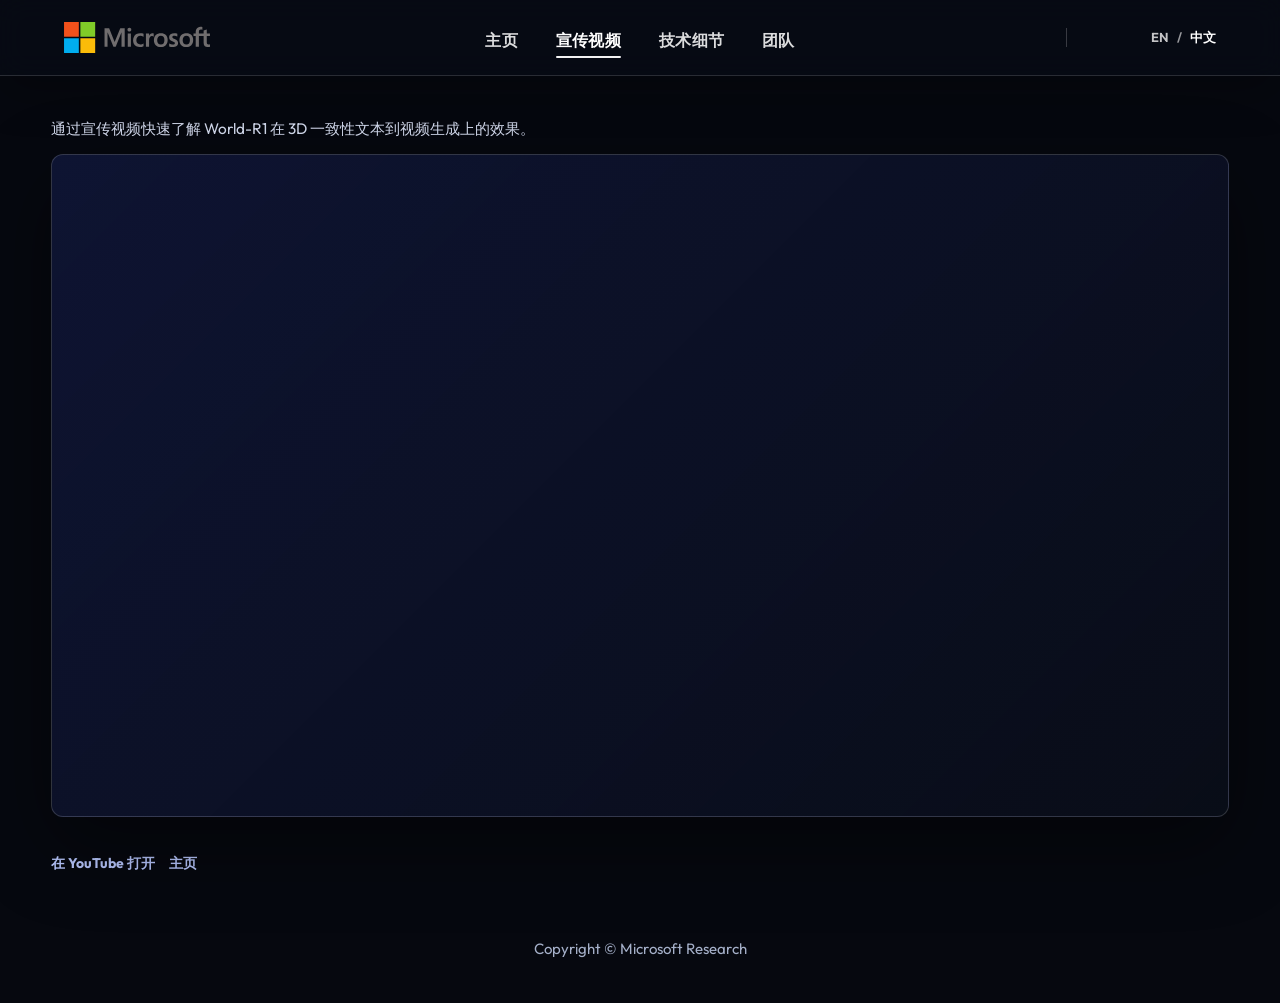
<file: zh-CN/video.html>
<!DOCTYPE html>
<html lang="zh-CN">
<head>
  <meta charset="UTF-8" />
  <meta name="viewport" content="width=device-width, initial-scale=1.0" />
  <meta name="referrer" content="strict-origin-when-cross-origin" />
  <title>World-R1 宣传视频 | Microsoft Research</title>
  <link rel="preconnect" href="https://fonts.googleapis.com" />
  <link rel="preconnect" href="https://fonts.gstatic.com" crossorigin />
  <link href="https://fonts.googleapis.com/css2?family=Raleway:wght@600&display=block" rel="stylesheet" />
  <link href="https://fonts.googleapis.com/css2?family=Outfit:wght@100..900&display=block" rel="stylesheet" />
  <link rel="icon" href="../assets/microsoft-color.svg" type="image/svg+xml" />
  <link rel="stylesheet" href="../styles.css?v=20260425-2" />
</head>
<body data-asset-base="../" data-lang="zh" class="tech-page video-page">
  <header class="hero-nav tech-nav">
    <a class="brand" href="index.html">
      <img class="brand-logo" src="../assets/microsoft-logo-svgrepo-com.svg" alt="Microsoft" />
    </a>
    <nav class="hero-nav-links">
      <a href="index.html">主页</a>
      <a class="active" href="video.html">宣传视频</a>
      <a href="tech.html">技术细节</a>
      <a href="team.html">团队</a>
    </nav>
    <div class="locale-switch">
      <a href="../video.html">EN</a>
      <span>/</span>
      <a class="active" href="video.html">中文</a>
    </div>
  </header>

  <main class="tech-main video-main">
    <p class="video-intro">通过宣传视频快速了解 World-R1 在 3D 一致性文本到视频生成上的效果。</p>
    <section class="promo-video-stage" aria-label="World-R1 宣传视频">
      <iframe
        class="promo-video-frame"
        src="https://www.youtube.com/embed/xHzICiDbm98"
        title="World-R1 宣传视频"
        allow="accelerometer; autoplay; clipboard-write; encrypted-media; gyroscope; picture-in-picture; web-share"
        referrerpolicy="strict-origin-when-cross-origin"
        allowfullscreen
      ></iframe>
    </section>

    <div class="video-actions">
      <a class="group-link" href="https://youtu.be/xHzICiDbm98" target="_blank" rel="noopener noreferrer">在 YouTube 打开</a>
      <a class="group-link" href="index.html">主页</a>
    </div>
  </main>

  <footer class="footer tech-footer">
    <p>Copyright © Microsoft Research</p>
  </footer>

  <script src="../main.js"></script>
</body>
</html>
</file>
<file: styles.css>
:root {
  --accent: #3c56f4;
  --accent-soft: rgba(60, 86, 244, 0.12);
  --bg-soft: #f5f7fc;
  --line: #e4e8f1;
  --text: #191c25;
  --muted: #5f6678;
  --dark-bg: #06080f;
  --dark-panel: #101523;
  --dark-panel-alt: #0d111c;
  --dark-line: rgba(255, 255, 255, 0.13);
  --dark-text: #f4f7ff;
  --dark-muted: #a5b0c9;
}

* {
  box-sizing: border-box;
  margin: 0;
  padding: 0;
}

html {
  scroll-behavior: smooth;
}

body {
  font-family: "Outfit", sans-serif;
  color: var(--text);
  line-height: 1.5;
}

a {
  color: inherit;
  text-decoration: none;
}

img,
video {
  display: block;
  width: 100%;
}

.home-page {
  background: #101525;
}

.hero-nav {
  position: fixed;
  top: 0;
  left: 0;
  width: 100%;
  height: 76px;
  padding: 0 clamp(24px, 5vw, 72px);
  display: grid;
  grid-template-columns: minmax(160px, 1fr) auto minmax(160px, 1fr);
  align-items: center;
  column-gap: 24px;
  z-index: 20;
  color: #ffffff;
  background: linear-gradient(180deg, rgba(5, 8, 15, 0.72), rgba(5, 8, 15, 0.32) 72%, rgba(5, 8, 15, 0));
  border-bottom: 1px solid rgba(255, 255, 255, 0.1);
  backdrop-filter: blur(14px) saturate(1.15);
  transition: background 0.25s ease, color 0.25s ease, border-color 0.25s ease, box-shadow 0.25s ease;
}

.brand {
  display: inline-flex;
  align-items: center;
  justify-self: start;
  width: 150px;
  max-width: 150px;
  min-width: 0;
  overflow: hidden;
  transition: opacity 0.2s ease;
}

.brand:hover {
  opacity: 0.86;
}

.brand-logo {
  display: block;
  width: 146px;
  max-width: 100%;
  height: auto;
  flex: 0 0 auto;
}

.ms-logo {
  width: 14px;
  height: 14px;
  display: grid;
  grid-template-columns: 1fr 1fr;
  gap: 1px;
}

.ms-logo span:nth-child(1) {
  background: #f25022;
}

.ms-logo span:nth-child(2) {
  background: #7fba00;
}

.ms-logo span:nth-child(3) {
  background: #00a4ef;
}

.ms-logo span:nth-child(4) {
  background: #ffb900;
}

.hero-nav-links {
  display: flex;
  gap: clamp(28px, 3vw, 44px);
  font-size: clamp(16px, 1.05vw, 18px);
  font-weight: 650;
  justify-self: center;
  justify-content: center;
  letter-spacing: 0.01em;
  white-space: nowrap;
}

.hero-nav-links a {
  position: relative;
  opacity: 0.86;
  padding: 26px 0 22px;
  transition: opacity 0.2s ease, color 0.2s ease;
}

.hero-nav-links a::after {
  content: "";
  position: absolute;
  left: 0;
  right: 0;
  bottom: 16px;
  height: 2px;
  border-radius: 999px;
  background: currentColor;
  opacity: 0;
  transform: scaleX(0.4);
  transition: opacity 0.2s ease, transform 0.2s ease;
}

.hero-nav-links a.active {
  opacity: 1;
}

.hero-nav-links a.active::after,
.hero-nav-links a:hover::after {
  opacity: 0.95;
  transform: scaleX(1);
}

.hero-nav-links a:hover {
  opacity: 1;
}

.locale-switch {
  display: inline-flex;
  align-items: center;
  justify-content: flex-end;
  gap: 8px;
  border-left: 1px solid rgba(255, 255, 255, 0.2);
  padding-left: 18px;
  font-size: 13px;
  font-weight: 650;
  justify-self: end;
  min-width: 150px;
}

.locale-switch a {
  opacity: 0.76;
}

.locale-switch a.active {
  opacity: 1;
  font-weight: 700;
}

.locale-switch span {
  opacity: 0.58;
}

.home-page .hero-nav.scrolled {
  color: #ffffff;
  background: linear-gradient(180deg, rgba(5, 8, 15, 0.82), rgba(5, 8, 15, 0.58));
  border-color: rgba(255, 255, 255, 0.14);
  box-shadow: 0 12px 34px rgba(0, 0, 0, 0.24);
}

.home-page .hero-nav.scrolled .hero-nav-links a {
  color: #ffffff;
}

.home-page .hero-nav.scrolled .locale-switch {
  border-color: rgba(255, 255, 255, 0.22);
}

.hero {
  position: relative;
  min-height: 100vh;
  display: flex;
  align-items: center;
  justify-content: center;
  text-align: center;
  overflow: hidden;
}

.hero-video-layer {
  position: absolute;
  inset: 0;
}

.hero-video {
  position: absolute;
  inset: 0;
  width: 100%;
  height: 100%;
  object-fit: cover;
  opacity: 0;
  transition: opacity 1.2s ease;
}

.hero-video.active {
  opacity: 1;
}

.hero-overlay {
  position: absolute;
  inset: 0;
  background:
    radial-gradient(circle at 50% 45%, rgba(0, 0, 0, 0.24), rgba(0, 0, 0, 0.64)),
    linear-gradient(180deg, rgba(0, 0, 0, 0.46), rgba(0, 0, 0, 0.7));
}

.hero-content {
  position: relative;
  z-index: 2;
  max-width: 1240px;
  padding: 110px 20px 70px;
  color: #ffffff;
}

.hero-project {
  font-size: clamp(48px, 7.5vw, 110px);
  line-height: 1;
  letter-spacing: -0.03em;
  margin-bottom: 14px;
  font-weight: 800;
}

.hero-title {
  font-size: clamp(24px, 3vw, 80px);
  line-height: 1.06;
  letter-spacing: -0.01em;
  margin-bottom: 34px;
  font-weight: 400;
}

.hero-affiliation {
  font-size: clamp(14px, 1.4vw, 19px);
  color: rgba(255, 255, 255, 0.86);
  margin-bottom: 26px;
  letter-spacing: 0.02em;
}

.hero-actions {
  display: flex;
  flex-wrap: wrap;
  justify-content: center;
  gap: 18px;
  margin-top: 80px;
}

.action {
  min-width: 132px;
  border-radius: 999px;
  padding: 11px 20px;
  font-size: 13px;
  font-weight: 650;
  border: 1px solid transparent;
  transition: transform 0.2s ease, border-color 0.2s ease, background 0.2s ease;
}

.action.primary {
  background: var(--accent);
  color: #ffffff;
}

.action.ghost {
  border-color: rgba(255, 255, 255, 0.36);
  background: rgba(12, 14, 18, 0.26);
  color: #ffffff;
  backdrop-filter: blur(10px);
}

.action:hover {
  transform: translateY(-1px);
}

.placeholder-action {
  cursor: default;
  opacity: 0.78;
  pointer-events: none;
}

.placeholder-action:hover {
  transform: none;
}

.results-main {
  max-width: 1660px;
  margin: 0 auto;
  padding: 74px max(16px, 5vw) 26px;
  color: var(--dark-text);
}

.results-section {
  margin-bottom: 80px;
}

.section-header {
  margin-bottom: 24px;
}

.eyebrow {
  font-family: "Raleway", sans-serif;
  text-transform: uppercase;
  letter-spacing: 0.12em;
  font-size: 12px;
  color: #8ea5ff;
  margin-bottom: 8px;
}

.section-header h2 {
  font-size: clamp(28px, 3vw, 48px);
  line-height: 1.15;
}

.section-intro {
  margin-top: 10px;
  color: #a5b0c9;
  max-width: 760px;
}

.section-intro code {
  font-family: "Outfit", sans-serif;
  background: var(--bg-soft);
  border: 1px solid var(--line);
  border-radius: 6px;
  padding: 1px 5px;
}

.taxonomy-sections {
  display: block;
}

.taxonomy-section-block {
  margin-bottom: 34px;
  border-radius: 14px;
  border: 1px solid rgba(255, 255, 255, 0.18);
  background:
    linear-gradient(180deg, rgba(255, 255, 255, 0.08), rgba(255, 255, 255, 0.035)),
    rgba(22, 29, 47, 0.96);
  padding: clamp(14px, 1.8vw, 20px);
}

.taxonomy-section-head {
  display: flex;
  align-items: end;
  justify-content: space-between;
  gap: 18px;
  margin-bottom: 16px;
}

.taxonomy-section-head h3 {
  font-size: clamp(22px, 2.6vw, 34px);
  line-height: 1.15;
  letter-spacing: -0.01em;
  margin-bottom: 5px;
  color: #eef3ff;
}

.taxonomy-section-head p {
  color: #aeb9d2;
  font-size: 14px;
  max-width: 620px;
  text-align: right;
}

.taxonomy-subsection {
  margin-bottom: 22px;
  padding-top: 14px;
  border-top: 1px solid rgba(255, 255, 255, 0.1);
}

.taxonomy-subsection h4 {
  display: inline-flex;
  align-items: center;
  min-height: 28px;
  border-radius: 999px;
  border: 1px solid rgba(255, 255, 255, 0.12);
  background: rgba(255, 255, 255, 0.05);
  padding: 5px 11px;
  font-size: 14px;
  margin-bottom: 12px;
  font-weight: 700;
  color: #eff3ff;
}

.video-grid {
  display: grid;
  grid-template-columns: repeat(3, minmax(0, 1fr));
  gap: 14px;
}

.video-card {
  overflow: hidden;
  background: rgba(13, 18, 30, 0.98);
  border: 1px solid rgba(255, 255, 255, 0.16);
  border-radius: 8px;
  box-shadow: 0 14px 34px rgba(0, 0, 0, 0.22);
  transition: transform 0.2s ease, border-color 0.2s ease, box-shadow 0.2s ease;
}

.video-card:hover {
  transform: translateY(-2px);
  border-color: rgba(142, 165, 255, 0.5);
  box-shadow: 0 20px 48px rgba(0, 0, 0, 0.34);
}

.video-shell {
  position: relative;
}

.video-shell video {
  aspect-ratio: 16 / 9;
  object-fit: cover;
}

.chip {
  position: absolute;
  top: 10px;
  left: 10px;
  z-index: 2;
  font-size: 11px;
  font-weight: 600;
  color: rgba(255, 255, 255, 0.92);
  border-radius: 999px;
  background: rgba(4, 7, 13, 0.6);
  backdrop-filter: blur(12px);
  padding: 3px 9px;
}

.prompt {
  color: #d5ddf2;
  min-height: 70px;
  font-size: 14px;
  line-height: 1.55;
  padding: 11px 12px 12px;
  border-top: 1px solid rgba(255, 255, 255, 0.12);
  background: rgba(16, 22, 36, 0.94);
}

.empty-card {
  border: 1px dashed rgba(255, 255, 255, 0.22);
  border-radius: 10px;
  background: rgba(255, 255, 255, 0.04);
  min-height: 140px;
  color: #aeb9d2;
  font-size: 13px;
  padding: 14px;
  display: flex;
  align-items: center;
  justify-content: center;
  text-align: center;
}

.footer {
  text-align: center;
  padding: 18px 16px 42px;
  color: #a5b0c9;
  font-size: 15px;
  line-height: 1.72;
}

.tech-page {
  background: var(--dark-bg);
  color: var(--dark-text);
}

.tech-nav {
  background: rgba(8, 12, 21, 0.72);
  border-color: rgba(255, 255, 255, 0.14);
  box-shadow: 0 18px 44px rgba(0, 0, 0, 0.24);
}

.tech-main {
  max-width: 1280px;
  margin: 0 auto;
  padding: 118px max(16px, 4vw) 56px;
}

.tech-hero-panel {
  border: 1px solid var(--dark-line);
  border-radius: 18px;
  background: linear-gradient(160deg, rgba(60, 86, 244, 0.2), rgba(16, 21, 35, 0.9));
  padding: clamp(18px, 3vw, 34px);
  margin-bottom: 26px;
}

.tech-kicker {
  font-family: "Raleway", sans-serif;
  font-size: 12px;
  letter-spacing: 0.12em;
  text-transform: uppercase;
  color: #98abff;
  margin-bottom: 8px;
}

.tech-hero-panel h1 {
  font-size: clamp(30px, 4.3vw, 58px);
  line-height: 1.06;
  letter-spacing: -0.02em;
  margin-bottom: 10px;
}

.tech-publication {
  color: #cfd8ff;
  font-size: 15px;
  font-weight: 650;
  margin-bottom: 14px;
}

.tech-lead {
  color: #d7def2;
  font-size: 16px;
  line-height: 1.75;
  /* max-width: 900px; */
  margin-bottom: 18px;
}

.tech-authors {
  display: flex;
  flex-wrap: wrap;
  justify-content: flex-start;
  gap: 4px 14px;
  margin: 4px 0 10px;
}

.tech-authors a {
  font-size: 15px;
  color: #e9eeff;
  opacity: 0.92;
  text-decoration: none;
}

.tech-authors a:hover {
  text-decoration: underline;
}

.tech-authors sup {
  font-size: 10px;
  vertical-align: super;
  margin-left: 1px;
}

.tech-affiliations {
  display: flex;
  flex-wrap: wrap;
  justify-content: flex-start;
  gap: 6px 16px;
  font-size: 15px;
  color: #b9c4df;
  margin-bottom: 12px;
}

.tech-affiliations sup {
  font-size: 10px;
  vertical-align: super;
}

.tech-author-notes {
  display: flex;
  flex-wrap: wrap;
  justify-content: flex-start;
  gap: 2px 10px;
  font-size: 12px;
  line-height: 1.25;
  color: #b9c4df;
  margin-bottom: 8px;
}

.tech-author-notes sup {
  font-size: 8px;
  vertical-align: super;
}

.team-main {
  max-width: 1180px;
}

.team-hero-panel {
  background:
    linear-gradient(155deg, rgba(60, 86, 244, 0.18), rgba(22, 32, 52, 0.92)),
    radial-gradient(circle at 82% 16%, rgba(0, 164, 239, 0.22), transparent 34%);
}

.team-lead {
  color: #d7def2;
  font-size: clamp(16px, 2vw, 20px);
  line-height: 1.68;
  max-width: 920px;
  margin: 10px 0 20px;
}

.video-main {
  max-width: 1480px;
  padding-top: 118px;
  padding-bottom: 44px;
}

.video-intro {
  max-width: none;
  margin: 0 0 14px;
  color: #d7def2;
  font-size: clamp(15px, 1.2vw, 19px);
  line-height: 1.45;
  white-space: nowrap;
}

.promo-video-stage {
  position: relative;
  width: 100%;
  aspect-ratio: 16 / 9;
  border: 1px solid rgba(255, 255, 255, 0.16);
  border-radius: 12px;
  overflow: hidden;
  background:
    linear-gradient(135deg, rgba(60, 86, 244, 0.16), rgba(9, 13, 24, 0.92)),
    #05070d;
  box-shadow: 0 28px 80px rgba(0, 0, 0, 0.42);
}

.promo-video-frame {
  position: absolute;
  inset: 0;
  width: 100%;
  height: 100%;
  border: 0;
}

.video-actions {
  display: flex;
  flex-wrap: wrap;
  align-items: center;
  gap: 14px;
  margin-top: 18px;
}

.team-grid {
  display: grid;
  grid-template-columns: repeat(3, minmax(0, 1fr));
  gap: 12px;
}

.group-grid {
  display: grid;
  grid-template-columns: repeat(2, minmax(0, 1fr));
  gap: 12px;
}

.group-card {
  padding: 20px;
  min-height: 220px;
  display: flex;
  flex-direction: column;
}

.group-card h3 {
  color: #f2f6ff;
  font-size: clamp(22px, 2.4vw, 30px);
  line-height: 1.15;
  margin-bottom: 10px;
}

.group-card p:not(.stat-key) {
  color: #d3dcf0;
  font-size: 15px;
  line-height: 1.68;
}

.group-focus-list {
  display: grid;
  gap: 8px;
  margin: 16px 0 0;
  padding-left: 18px;
}

.group-focus-list li {
  color: #bfc9e2;
  font-size: 14px;
  line-height: 1.55;
}

.group-link {
  color: #b9c8ff;
  font-size: 14px;
  font-weight: 700;
  margin-top: auto;
  padding-top: 18px;
}

.group-link:hover {
  color: #ffffff;
  text-decoration: underline;
}

.team-card {
  min-height: 118px;
  padding: 15px 16px;
  background:
    linear-gradient(180deg, rgba(255, 255, 255, 0.035), rgba(255, 255, 255, 0.015)),
    var(--dark-panel);
  transition: border-color 0.2s ease, transform 0.2s ease;
}

.team-card:hover {
  border-color: rgba(142, 165, 255, 0.48);
  transform: translateY(-2px);
}

.team-name {
  display: inline-block;
  color: #f2f6ff;
  font-size: 20px;
  font-weight: 720;
  line-height: 1.2;
  margin-bottom: 6px;
}

.team-name:hover {
  text-decoration: underline;
}

.team-meta {
  color: #b9c4df;
  font-size: 14px;
  line-height: 1.45;
  margin-bottom: 0;
}

.team-meta sup {
  font-size: 10px;
  vertical-align: super;
}

.team-role {
  display: inline-flex;
  align-items: center;
  min-height: 26px;
  border-radius: 999px;
  background: rgba(142, 165, 255, 0.12);
  color: #dfe6ff;
  padding: 4px 10px;
  font-size: 12px;
  font-weight: 650;
}

.team-note-grid {
  display: grid;
  grid-template-columns: repeat(3, minmax(0, 1fr));
  gap: 12px;
}

.team-note p:not(.stat-key) {
  color: #d3dcf0;
  font-size: 15px;
  line-height: 1.65;
}

.tech-stat-grid {
  display: grid;
  grid-template-columns: repeat(3, minmax(0, 1fr));
  gap: 10px;
}

.tech-stat-card {
  border: 1px solid rgba(255, 255, 255, 0.14);
  background: rgba(8, 12, 20, 0.56);
  border-radius: 12px;
  padding: 10px;
}

.stat-key {
  font-family: "Raleway", sans-serif;
  font-size: 11px;
  color: #93a6ea;
  text-transform: uppercase;
  letter-spacing: 0.08em;
  margin-bottom: 5px;
}

.stat-value {
  font-size: 20px;
  font-weight: 700;
  margin-bottom: 3px;
}

.stat-desc {
  color: #b9c4df;
  font-size: 13px;
}

.tech-section {
  margin-bottom: 24px;
}

.abstract-section {
  margin-top: 8px;
}

.tech-section-head {
  display: flex;
  align-items: baseline;
  gap: 10px;
  margin-bottom: 12px;
}

.section-index {
  font-family: "Raleway", sans-serif;
  font-size: 13px;
  color: #8ea5ff;
}

.tech-section h2 {
  font-size: clamp(24px, 3vw, 40px);
  line-height: 1.15;
  letter-spacing: -0.01em;
}

.panel {
  border-radius: 14px;
  border: 1px solid var(--dark-line);
  background: var(--dark-panel);
  padding: 14px;
}

.abstract-panel {
  background: linear-gradient(165deg, rgba(255, 255, 255, 0.03), rgba(60, 86, 244, 0.1));
  padding: clamp(16px, 3vw, 28px);
}

.abstract-text {
  font-size: 15px;
  line-height: 1.72;
  color: #d3dcf0;
  font-weight: 400;
  max-width: 1080px;
}

.full-row {
  width: 100%;
  margin-top: 12px;
}

.media-panel img {
  border-radius: 10px;
}

.media-panel figcaption {
  color: var(--dark-muted);
  margin-top: 10px;
  font-size: 13px;
  line-height: 1.6;
  text-align: center;
}

.table-caption {
  text-align: center;
}

.text-panel h3,
.tech-card h3,
.taxonomy-card h3 {
  font-size: 18px;
  margin-bottom: 8px;
}

.text-panel p,
.tech-card p,
.tech-muted {
  color: #d3dcf0;
  font-size: 15px;
  line-height: 1.72;
}

.text-panel ul,
.taxonomy-card ul {
  margin-top: 8px;
  padding-left: 18px;
  display: grid;
  gap: 6px;
}

.text-panel li,
.taxonomy-card li {
  color: #d3dcf0;
  line-height: 1.65;
}

.text-panel code {
  font-family: "Outfit", sans-serif;
  font-size: 13px;
  background: rgba(255, 255, 255, 0.08);
  border-radius: 4px;
  padding: 1px 4px;
}

.tech-card-grid {
  display: grid;
  grid-template-columns: repeat(4, minmax(0, 1fr));
  gap: 10px;
}

.tech-figure-grid {
  display: grid;
  grid-template-columns: repeat(2, minmax(0, 1fr));
  gap: 10px;
  align-items: center;
}

.finding-grid {
  display: grid;
  grid-template-columns: repeat(3, minmax(0, 1fr));
  gap: 10px;
}

.tech-figure-grid .full-row {
  grid-column: 1 / -1;
}

.finding-card h3 {
  color: #eef3ff;
  font-size: clamp(18px, 2vw, 24px);
  line-height: 1.25;
  margin-bottom: 8px;
}

.finding-card p:not(.stat-key) {
  color: #d3dcf0;
  font-size: 14px;
  line-height: 1.68;
}

.taxonomy-card-grid {
  display: grid;
  grid-template-columns: repeat(3, minmax(0, 1fr));
  gap: 10px;
}

.result-table-wrap {
  overflow-x: auto;
  border: 1px solid var(--dark-line);
  border-radius: 12px;
  margin-top: 10px;
}

.result-table {
  width: 100%;
  border-collapse: collapse;
  min-width: 560px;
}

.result-table th,
.result-table td {
  padding: 10px 12px;
  text-align: left;
  border-bottom: 1px solid rgba(255, 255, 255, 0.08);
  font-size: 14px;
}

.result-table th {
  color: #eef3ff;
  background: rgba(60, 86, 244, 0.16);
}

.result-table td {
  color: #cdd6eb;
}

.tech-muted {
  color: var(--dark-muted);
  margin-bottom: 10px;
}

.comparison-list {
  display: grid;
  gap: 12px;
}

.comparison-block {
  border-radius: 12px;
  border: 1px solid var(--dark-line);
  background: var(--dark-panel-alt);
  padding: 12px;
}

.comparison-prompt {
  font-size: clamp(14px, 1.8vw, 20px);
  margin-bottom: 12px;
  color: #dbe3f6;
  font-weight: 600;
}

.comparison-grid {
  display: grid;
  grid-template-columns: repeat(3, minmax(0, 1fr));
  gap: 10px;
}

.model-card {
  border-radius: 10px;
  overflow: hidden;
  border: 1px solid rgba(255, 255, 255, 0.12);
  background: #0a0d15;
}

.model-name {
  padding: 9px 10px;
  font-size: 12px;
  color: #c9d2e5;
  font-weight: 600;
}

.model-card video {
  aspect-ratio: 16 / 9;
  object-fit: cover;
}

.tech-footer,
.tech-footer a {
  color: var(--dark-muted);
}

@media (max-width: 1280px) {
  .tech-stat-grid,
  .tech-card-grid,
  .taxonomy-card-grid,
  .tech-figure-grid,
  .finding-grid,
  .group-grid,
  .team-grid,
  .team-note-grid {
    grid-template-columns: repeat(2, minmax(0, 1fr));
  }
}

@media (max-width: 1100px) {
  .comparison-grid {
    grid-template-columns: repeat(2, minmax(0, 1fr));
  }
}

@media (max-width: 760px) {
  .hero-nav {
    height: 60px;
    padding: 0 12px;
    grid-template-columns: 94px minmax(0, 1fr) auto;
    column-gap: 10px;
  }

  .brand {
    width: 94px;
    max-width: 94px;
    min-width: auto;
  }

  .brand-logo {
    width: 92px;
  }

  .hero-nav-links {
    font-size: 12px;
    gap: 12px;
    min-width: 0;
    overflow-x: auto;
    scrollbar-width: none;
  }

  .hero-nav-links::-webkit-scrollbar {
    display: none;
  }

  .hero-nav-links a {
    padding: 20px 0 18px;
  }

  .hero-nav-links a::after {
    bottom: 12px;
  }

  .locale-switch {
    font-size: 12px;
    padding-left: 10px;
    gap: 6px;
    min-width: auto;
  }

  .hero-content {
    padding-top: 100px;
  }

  .hero-project {
    margin-bottom: 10px;
  }

  .hero-title {
    line-height: 1.12;
    margin-bottom: 12px;
  }

  .hero-affiliation {
    margin-bottom: 20px;
  }

  .action {
    min-width: 114px;
    padding: 10px 14px;
    font-size: 12px;
  }

  .hero-actions {
    margin-top: 18px;
  }

  .results-main {
    padding-top: 54px;
  }

  .taxonomy-section-block {
    margin-bottom: 24px;
    padding: 12px;
  }

  .taxonomy-section-head {
    display: block;
  }

  .taxonomy-section-head p {
    max-width: none;
    text-align: left;
  }

  .video-grid,
  .comparison-grid,
  .tech-stat-grid,
  .tech-card-grid,
  .taxonomy-card-grid,
  .tech-figure-grid,
  .finding-grid,
  .group-grid,
  .team-grid,
  .team-note-grid {
    grid-template-columns: 1fr;
  }

  .tech-main {
    padding-top: 96px;
    padding-left: 16px;
    padding-right: 16px;
  }

  .video-main {
    padding-top: 88px;
  }

  .video-intro {
    white-space: normal;
  }

  .tech-lead,
  .abstract-text,
  .text-panel p,
  .tech-card p,
  .taxonomy-card li,
  .tech-muted {
    font-size: 14px;
  }

  .home-page .prompt,
  .home-page .footer {
    font-size: 14px;
  }

  .tech-authors a,
  .tech-affiliations {
    font-size: 14px;
  }

  .tech-author-notes {
    font-size: 11px;
    gap: 2px 8px;
    margin-bottom: 8px;
  }
}
</file>
